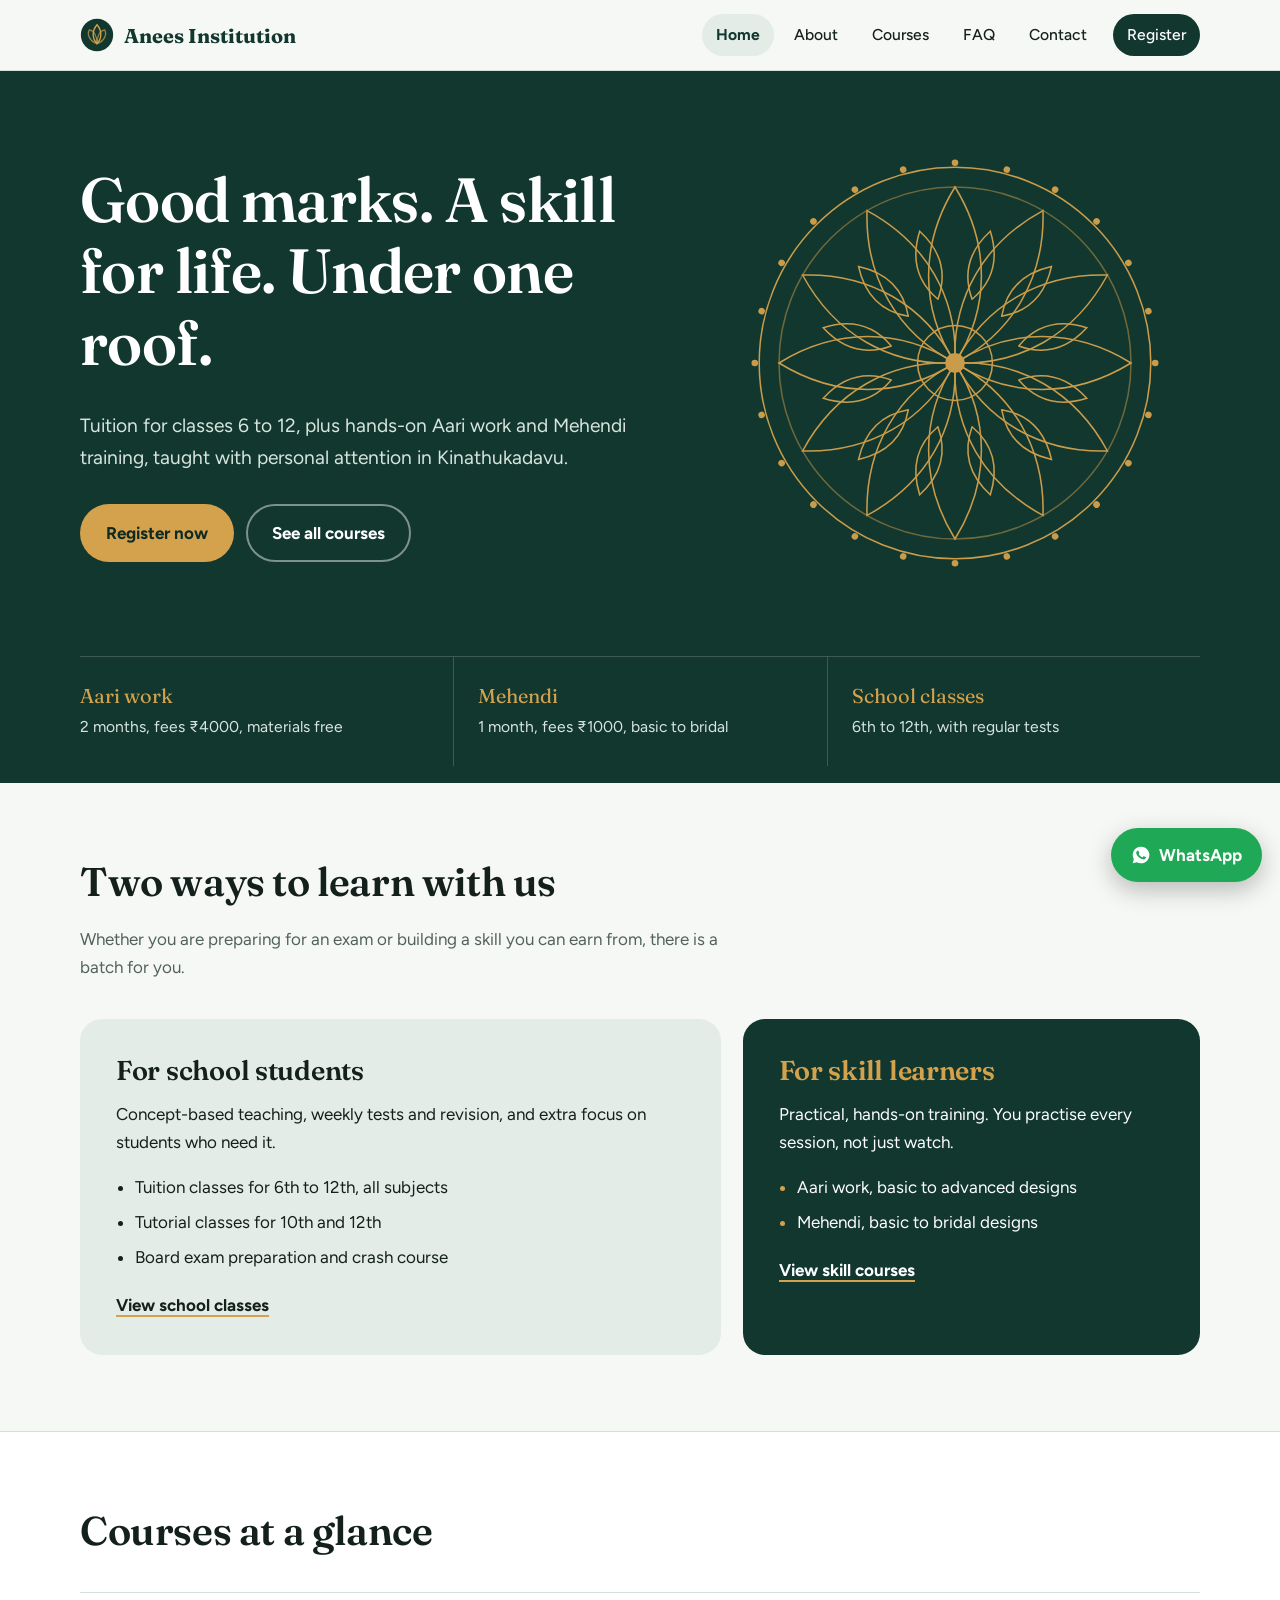
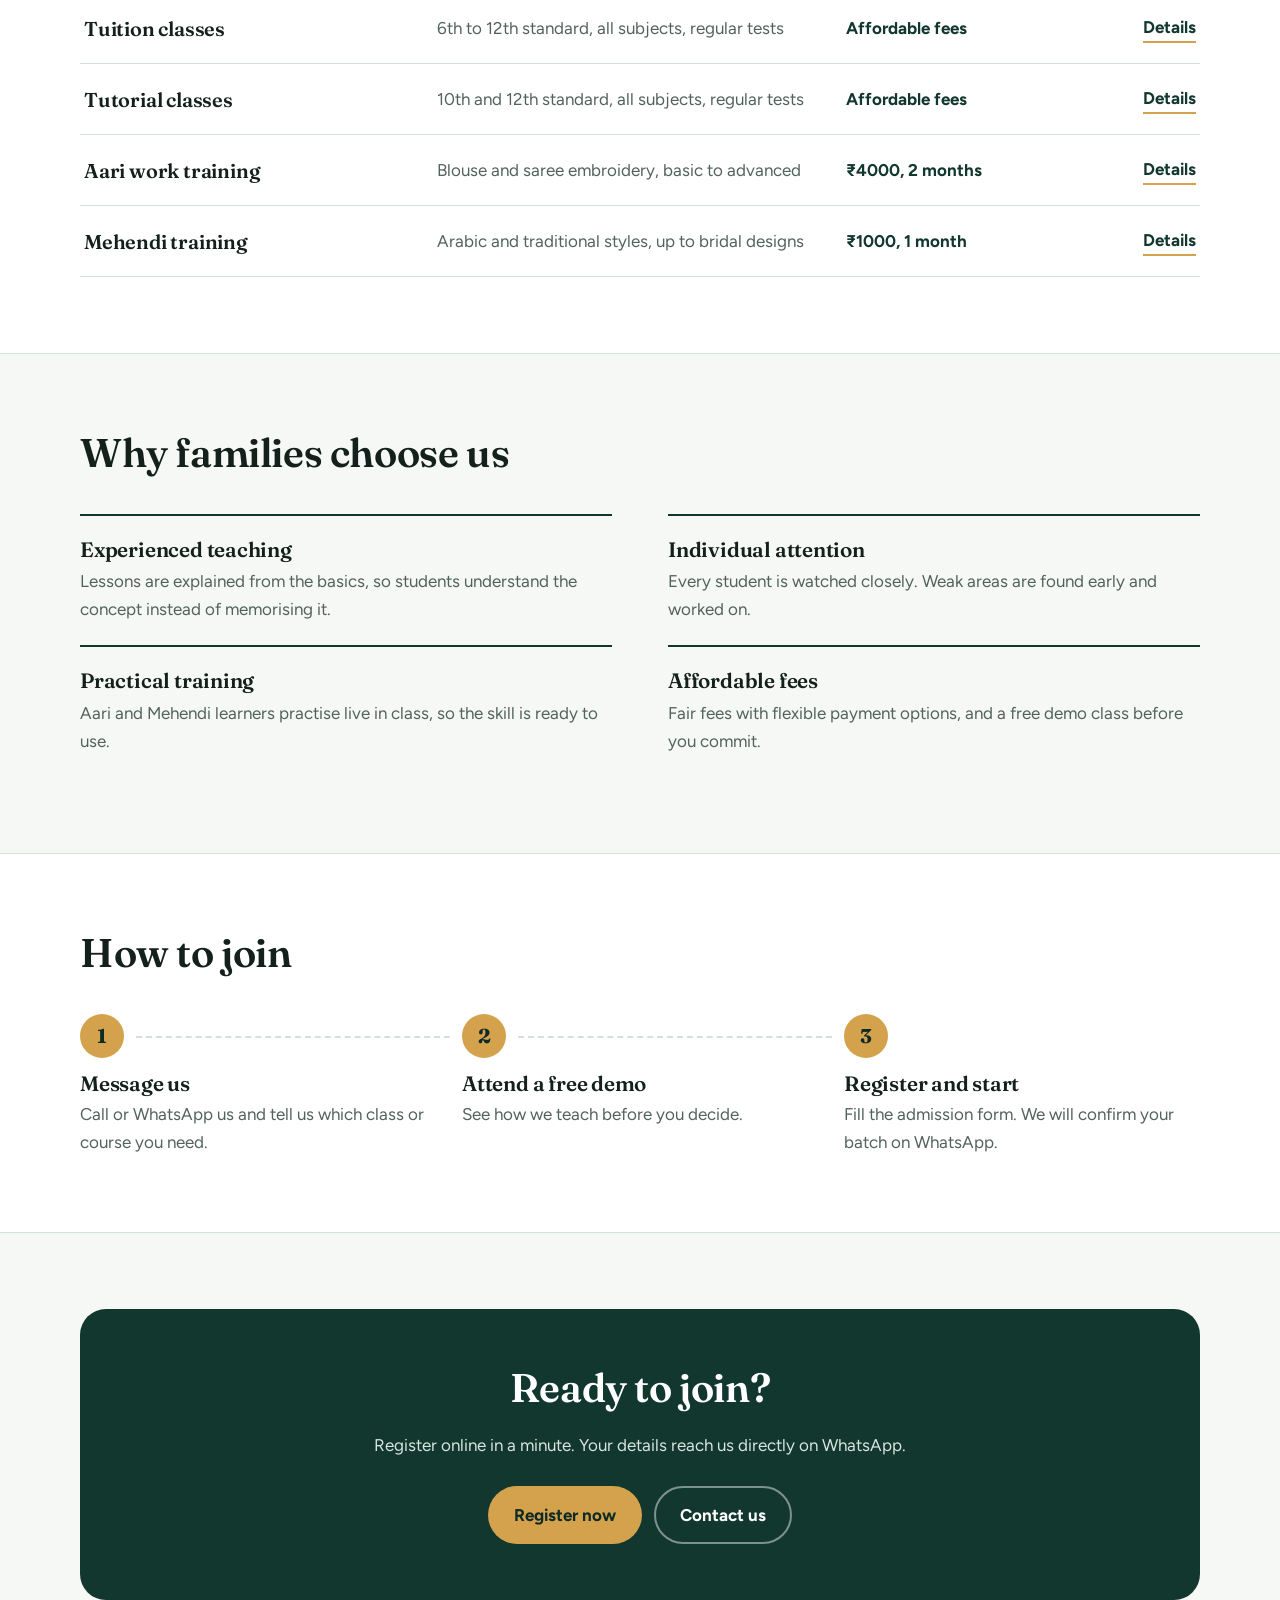
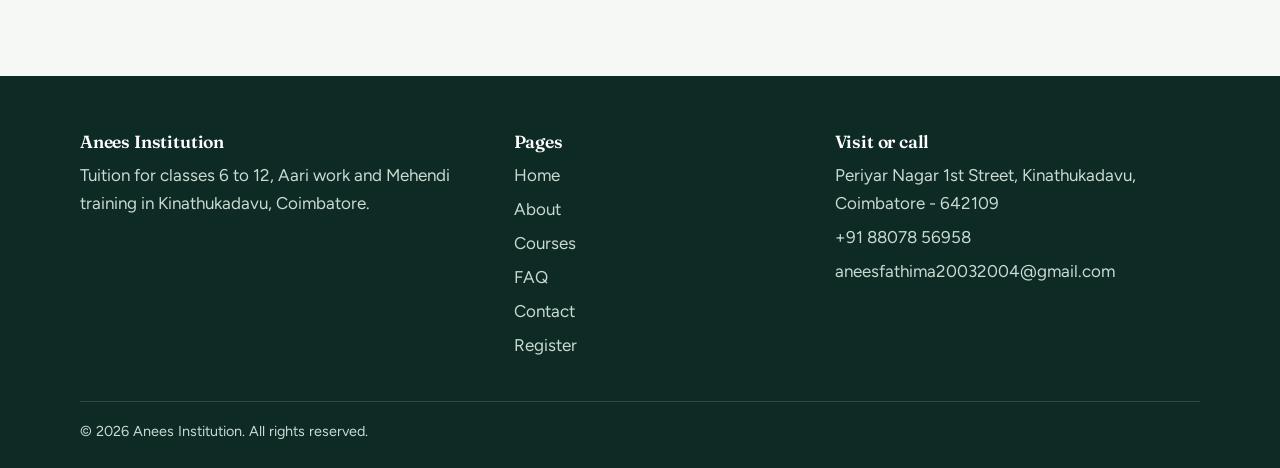
<file: index.html>
<!DOCTYPE html>
<html lang="en">
<head>
<meta charset="utf-8">
<meta name="viewport" content="width=device-width, initial-scale=1">
<meta name="google-site-verification" content="dAVDDjNUlX_9cyvoE0Rs2m3gtKHo1G7jdCm_Z7FP99c">
<title>Best Tuition, Aari Work &amp; Mehendi Classes in Kinathukadavu | Anees Institution</title>
<meta name="description" content="Best Tuition, Aari Work and Mehendi classes in Kinathukadavu. 6th to 12th coaching, embroidery training and bridal mehendi classes available.">
<meta name="keywords" content="Tuition in Kinathukadavu, Anees Institution, Mehendi classes Kinathukadavu, Aari work training, 10th 12th tuition, tutorial center, embroidery classes, coaching center near me">
<meta name="author" content="Anees Institution">
<meta name="robots" content="index, follow">
<meta name="theme-color" content="#12372F">
<meta property="og:type" content="website">
<meta property="og:title" content="Best Tuition, Aari Work &amp; Mehendi Classes in Kinathukadavu | Anees Institution">
<meta property="og:description" content="Best Tuition, Aari Work and Mehendi classes in Kinathukadavu. 6th to 12th coaching, embroidery training and bridal mehendi classes available.">
<meta property="og:locale" content="en_IN">
<link rel="preconnect" href="https://fonts.googleapis.com">
<link rel="preconnect" href="https://fonts.gstatic.com" crossorigin>
<link href="https://fonts.googleapis.com/css2?family=Figtree:wght@400;500;600;700&family=Fraunces:opsz,wght@9..144,500;9..144,600;9..144,700&display=swap" rel="stylesheet">
<link rel="stylesheet" href="assets/style.css">
<script type="application/ld+json">
{"@context":"https://schema.org","@type":"EducationalOrganization","name":"Anees Institution","description":"Tuition for classes 6 to 12, Aari work and Mehendi training in Kinathukadavu, Coimbatore.","telephone":"+91 88078 56958","email":"aneesfathima20032004@gmail.com","address":{"@type":"PostalAddress","streetAddress":"Periyar Nagar 1st Street","addressLocality":"Kinathukadavu","addressRegion":"Tamil Nadu","postalCode":"642109","addressCountry":"IN"}}
</script>
</head>
<body>
<a class="skip" href="#main">Skip to content</a>
<header class="site-header"><div class="wrap bar">
<a class="brand" href="index.html"><svg viewBox="0 0 40 40" aria-hidden="true"><circle cx="20" cy="20" r="19" fill="#12372F"/><g fill="none" stroke="#D4A24C" stroke-width="1.6" stroke-linecap="round"><path d="M20 30C14 24 14 15 20 8C26 15 26 24 20 30Z"/><path d="M20 30C11 27 8 19 11 14C17 15 20 22 20 30Z" opacity=".7"/><path d="M20 30C29 27 32 19 29 14C23 15 20 22 20 30Z" opacity=".7"/></g></svg><span>Anees Institution</span></a>
<button class="menu-btn" aria-expanded="false" aria-controls="nav">Menu</button>
<nav class="nav" id="nav" aria-label="Main">
<a href="index.html" aria-current="page">Home</a><a href="about.html">About</a><a href="services.html">Courses</a><a href="faq.html">FAQ</a><a href="contactus.html">Contact</a>
<a class="nav-cta" href="register.html">Register</a>
</nav></div></header>
<main id="main">

<div class="hero">
<div class="wrap hero-grid">
<div>
<h1>Good marks. A skill for life. Under one roof.</h1>
<p class="lead">Tuition for classes 6 to 12, plus hands-on Aari work and Mehendi training, taught with personal attention in Kinathukadavu.</p>
<div class="hero-actions">
<a class="btn btn-gold" href="register.html">Register now</a>
<a class="btn btn-line" href="services.html">See all courses</a>
</div>
</div>
<svg class="mandala" viewBox="0 0 400 400" role="img" aria-label="Decorative mehendi and aari inspired pattern">
<defs>
<path id="pt" class="st draw" pathLength="1" d="M200 200C168 150 168 92 200 40C232 92 232 150 200 200Z"/>
<path id="ps" class="st draw" pathLength="1" d="M200 140C186 120 186 98 200 76C214 98 214 120 200 140Z"/>
</defs>
<circle class="st draw" pathLength="1" cx="200" cy="200" r="178"/>
<circle class="st draw" pathLength="1" cx="200" cy="200" r="160" opacity=".5"/>
<circle cx="200" cy="18" r="3" fill="#D4A24C" transform="rotate(0 200 200)"/><circle cx="200" cy="18" r="3" fill="#D4A24C" transform="rotate(15 200 200)"/><circle cx="200" cy="18" r="3" fill="#D4A24C" transform="rotate(30 200 200)"/><circle cx="200" cy="18" r="3" fill="#D4A24C" transform="rotate(45 200 200)"/><circle cx="200" cy="18" r="3" fill="#D4A24C" transform="rotate(60 200 200)"/><circle cx="200" cy="18" r="3" fill="#D4A24C" transform="rotate(75 200 200)"/><circle cx="200" cy="18" r="3" fill="#D4A24C" transform="rotate(90 200 200)"/><circle cx="200" cy="18" r="3" fill="#D4A24C" transform="rotate(105 200 200)"/><circle cx="200" cy="18" r="3" fill="#D4A24C" transform="rotate(120 200 200)"/><circle cx="200" cy="18" r="3" fill="#D4A24C" transform="rotate(135 200 200)"/><circle cx="200" cy="18" r="3" fill="#D4A24C" transform="rotate(150 200 200)"/><circle cx="200" cy="18" r="3" fill="#D4A24C" transform="rotate(165 200 200)"/><circle cx="200" cy="18" r="3" fill="#D4A24C" transform="rotate(180 200 200)"/><circle cx="200" cy="18" r="3" fill="#D4A24C" transform="rotate(195 200 200)"/><circle cx="200" cy="18" r="3" fill="#D4A24C" transform="rotate(210 200 200)"/><circle cx="200" cy="18" r="3" fill="#D4A24C" transform="rotate(225 200 200)"/><circle cx="200" cy="18" r="3" fill="#D4A24C" transform="rotate(240 200 200)"/><circle cx="200" cy="18" r="3" fill="#D4A24C" transform="rotate(255 200 200)"/><circle cx="200" cy="18" r="3" fill="#D4A24C" transform="rotate(270 200 200)"/><circle cx="200" cy="18" r="3" fill="#D4A24C" transform="rotate(285 200 200)"/><circle cx="200" cy="18" r="3" fill="#D4A24C" transform="rotate(300 200 200)"/><circle cx="200" cy="18" r="3" fill="#D4A24C" transform="rotate(315 200 200)"/><circle cx="200" cy="18" r="3" fill="#D4A24C" transform="rotate(330 200 200)"/><circle cx="200" cy="18" r="3" fill="#D4A24C" transform="rotate(345 200 200)"/>
<use href="#pt" transform="rotate(0 200 200)"/><use href="#pt" transform="rotate(30 200 200)"/><use href="#pt" transform="rotate(60 200 200)"/><use href="#pt" transform="rotate(90 200 200)"/><use href="#pt" transform="rotate(120 200 200)"/><use href="#pt" transform="rotate(150 200 200)"/><use href="#pt" transform="rotate(180 200 200)"/><use href="#pt" transform="rotate(210 200 200)"/><use href="#pt" transform="rotate(240 200 200)"/><use href="#pt" transform="rotate(270 200 200)"/><use href="#pt" transform="rotate(300 200 200)"/><use href="#pt" transform="rotate(330 200 200)"/><use href="#ps" transform="rotate(15 200 200)"/><use href="#ps" transform="rotate(45 200 200)"/><use href="#ps" transform="rotate(75 200 200)"/><use href="#ps" transform="rotate(105 200 200)"/><use href="#ps" transform="rotate(135 200 200)"/><use href="#ps" transform="rotate(165 200 200)"/><use href="#ps" transform="rotate(195 200 200)"/><use href="#ps" transform="rotate(225 200 200)"/><use href="#ps" transform="rotate(255 200 200)"/><use href="#ps" transform="rotate(285 200 200)"/><use href="#ps" transform="rotate(315 200 200)"/><use href="#ps" transform="rotate(345 200 200)"/>
<circle class="st draw" pathLength="1" cx="200" cy="200" r="34"/>
<circle cx="200" cy="200" r="9" fill="#D4A24C"/>
</svg>
</div>
<div class="wrap"><dl class="facts">
<div><dt>Aari work</dt><dd>2 months, fees &#8377;4000, materials free</dd></div>
<div><dt>Mehendi</dt><dd>1 month, fees &#8377;1000, basic to bridal</dd></div>
<div><dt>School classes</dt><dd>6th to 12th, with regular tests</dd></div>
</dl></div>
</div>

<section>
<div class="wrap">
<div class="head"><h2>Two ways to learn with us</h2>
<p>Whether you are preparing for an exam or building a skill you can earn from, there is a batch for you.</p></div>
<div class="tracks">
<div class="track school">
<h3>For school students</h3>
<p>Concept-based teaching, weekly tests and revision, and extra focus on students who need it.</p>
<ul><li>Tuition classes for 6th to 12th, all subjects</li><li>Tutorial classes for 10th and 12th</li><li>Board exam preparation and crash course</li></ul>
<a class="more" href="services.html#school">View school classes</a>
</div>
<div class="track craft">
<h3>For skill learners</h3>
<p>Practical, hands-on training. You practise every session, not just watch.</p>
<ul><li>Aari work, basic to advanced designs</li><li>Mehendi, basic to bridal designs</li></ul>
<a class="more" href="services.html#aari">View skill courses</a>
</div>
</div>
</div>
</section>

<section class="alt">
<div class="wrap">
<div class="head"><h2>Courses at a glance</h2></div>
<div class="rows">
<div class="row"><h3>Tuition classes</h3><span class="who">6th to 12th standard, all subjects, regular tests</span><span class="tag">Affordable fees</span><a href="services.html#school">Details</a></div>
<div class="row"><h3>Tutorial classes</h3><span class="who">10th and 12th standard, all subjects, regular tests</span><span class="tag">Affordable fees</span><a href="services.html#special">Details</a></div>
<div class="row"><h3>Aari work training</h3><span class="who">Blouse and saree embroidery, basic to advanced</span><span class="tag">&#8377;4000, 2 months</span><a href="services.html#aari">Details</a></div>
<div class="row"><h3>Mehendi training</h3><span class="who">Arabic and traditional styles, up to bridal designs</span><span class="tag">&#8377;1000, 1 month</span><a href="services.html#mehendi">Details</a></div>
</div>
</div>
</section>

<section>
<div class="wrap">
<div class="head"><h2>Why families choose us</h2></div>
<div class="why">
<div><h3>Experienced teaching</h3><p>Lessons are explained from the basics, so students understand the concept instead of memorising it.</p></div>
<div><h3>Individual attention</h3><p>Every student is watched closely. Weak areas are found early and worked on.</p></div>
<div><h3>Practical training</h3><p>Aari and Mehendi learners practise live in class, so the skill is ready to use.</p></div>
<div><h3>Affordable fees</h3><p>Fair fees with flexible payment options, and a free demo class before you commit.</p></div>
</div>
</div>
</section>

<section class="alt">
<div class="wrap">
<div class="head"><h2>How to join</h2></div>
<ol class="steps">
<li><h3>Message us</h3><p>Call or WhatsApp us and tell us which class or course you need.</p></li>
<li><h3>Attend a free demo</h3><p>See how we teach before you decide.</p></li>
<li><h3>Register and start</h3><p>Fill the admission form. We will confirm your batch on WhatsApp.</p></li>
</ol>
</div>
</section>

<section>
<div class="wrap">
<div class="cta">
<h2>Ready to join?</h2>
<p>Register online in a minute. Your details reach us directly on WhatsApp.</p>
<div class="hero-actions"><a class="btn btn-gold" href="register.html">Register now</a><a class="btn btn-line" href="contactus.html">Contact us</a></div>
</div>
</div>
</section>
</main>
<footer class="site-footer"><div class="wrap">
<div class="foot">
<div><h3>Anees Institution</h3><p>Tuition for classes 6 to 12, Aari work and Mehendi training in Kinathukadavu, Coimbatore.</p></div>
<div><h3>Pages</h3><ul>
<li><a href="index.html">Home</a></li><li><a href="about.html">About</a></li><li><a href="services.html">Courses</a></li><li><a href="faq.html">FAQ</a></li><li><a href="contactus.html">Contact</a></li><li><a href="register.html">Register</a></li></ul></div>
<div><h3>Visit or call</h3><ul>
<li>Periyar Nagar 1st Street, Kinathukadavu, Coimbatore - 642109</li>
<li><a href="tel:+918807856958">+91 88078 56958</a></li>
<li><a href="mailto:aneesfathima20032004@gmail.com">aneesfathima20032004@gmail.com</a></li></ul></div>
</div>
<div class="copy">&copy; <span data-year>2026</span> Anees Institution. All rights reserved.</div>
</div></footer>
<a class="wa-float" href="https://wa.me/918807856958?text=Hello%2C%20I%20want%20to%20know%20about%20the%20courses." target="_blank" rel="noopener" aria-label="Chat on WhatsApp">
<svg width="20" height="20" viewBox="0 0 24 24" fill="currentColor" aria-hidden="true"><path d="M12 2a10 10 0 0 0-8.6 15L2 22l5.1-1.3A10 10 0 1 0 12 2Zm5.2 14.1c-.2.6-1.3 1.2-1.8 1.2-.5.1-1 .2-3.3-.7-2.8-1.2-4.6-4-4.7-4.2-.1-.2-1.1-1.5-1.1-2.8s.7-2 1-2.3c.2-.3.5-.3.7-.3h.5c.2 0 .4 0 .6.5l.8 1.9c.1.2.1.4 0 .5l-.4.6c-.1.2-.3.3-.1.6.2.3.8 1.300 1.700 2.100 1.200 1 2.100 1.400 2.400 1.500.3.1.5.1.6-.1l.9-1.100c.2-.3.4-.2.6-.1l1.800.9c.3.1.4.2.5.3.1.2.1.8-.1 1.400Z"/></svg>WhatsApp</a>
<script src="assets/main.js"></script>
</body>
</html>
</file>
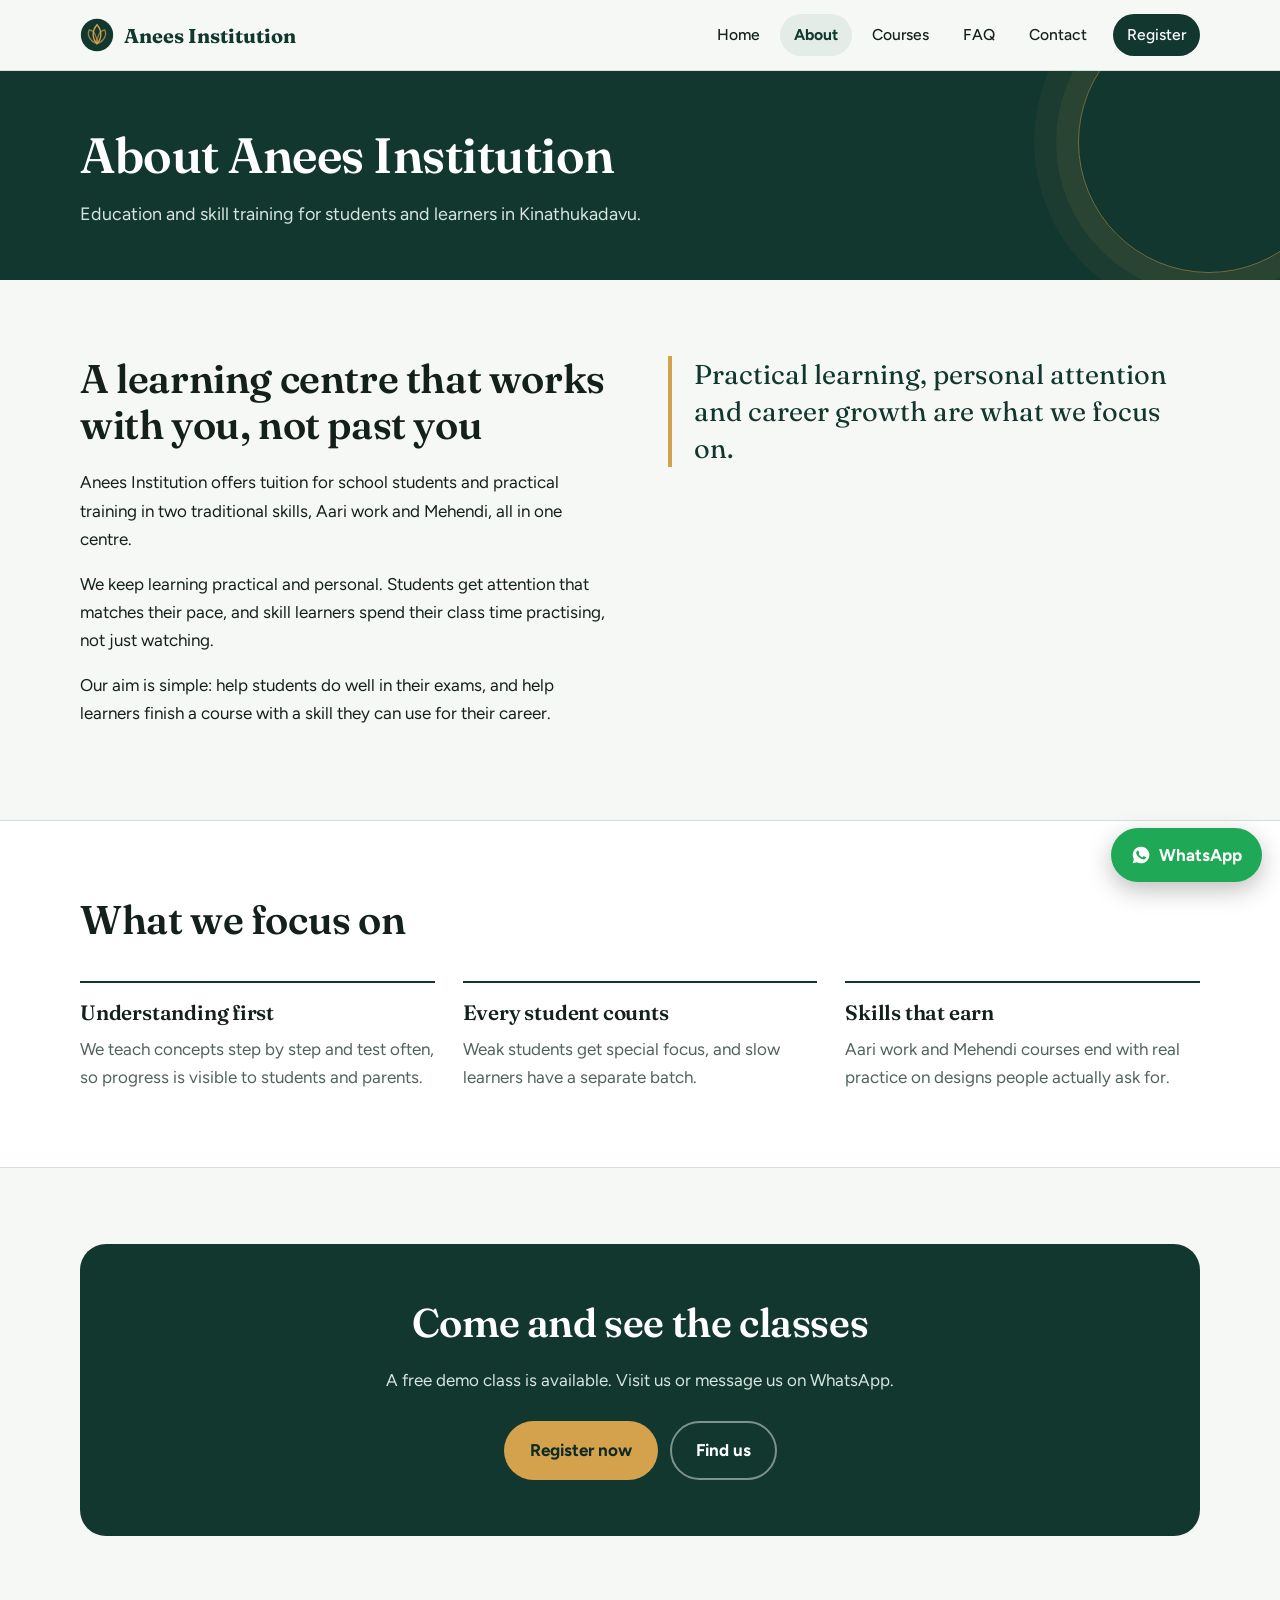
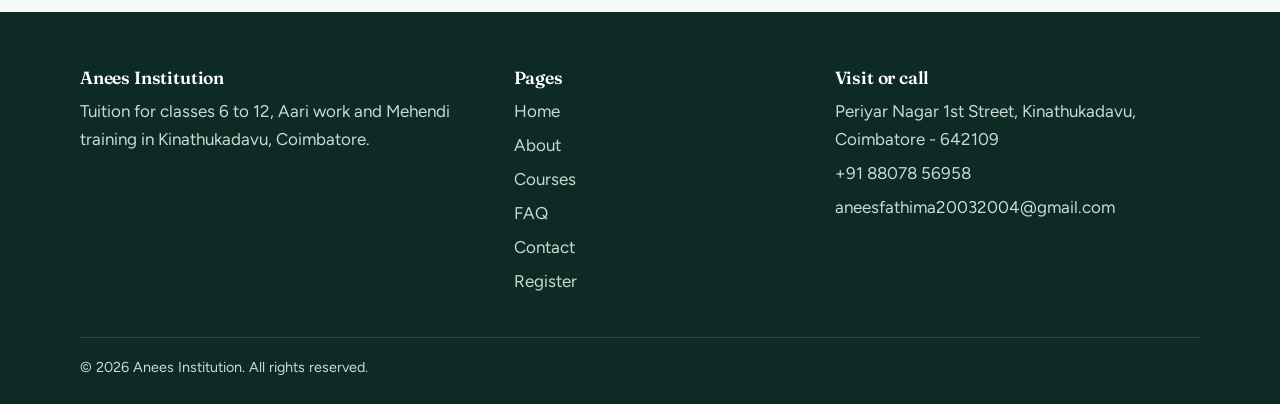
<file: about.html>
<!DOCTYPE html>
<html lang="en">
<head>
<meta charset="utf-8">
<meta name="viewport" content="width=device-width, initial-scale=1">
<meta name="google-site-verification" content="dAVDDjNUlX_9cyvoE0Rs2m3gtKHo1G7jdCm_Z7FP99c">
<title>About Anees Institution | Tuition and Skill Training in Kinathukadavu</title>
<meta name="description" content="Learn about Anees Institution in Kinathukadavu: quality tuition for classes 6 to 12 and practical Aari work and Mehendi training.">
<meta name="keywords" content="Tuition in Kinathukadavu, Anees Institution, Mehendi classes Kinathukadavu, Aari work training, 10th 12th tuition, tutorial center, embroidery classes, coaching center near me">
<meta name="author" content="Anees Institution">
<meta name="robots" content="index, follow">
<meta name="theme-color" content="#12372F">
<meta property="og:type" content="website">
<meta property="og:title" content="About Anees Institution | Tuition and Skill Training in Kinathukadavu">
<meta property="og:description" content="Learn about Anees Institution in Kinathukadavu: quality tuition for classes 6 to 12 and practical Aari work and Mehendi training.">
<meta property="og:locale" content="en_IN">
<link rel="preconnect" href="https://fonts.googleapis.com">
<link rel="preconnect" href="https://fonts.gstatic.com" crossorigin>
<link href="https://fonts.googleapis.com/css2?family=Figtree:wght@400;500;600;700&family=Fraunces:opsz,wght@9..144,500;9..144,600;9..144,700&display=swap" rel="stylesheet">
<link rel="stylesheet" href="assets/style.css">

</head>
<body>
<a class="skip" href="#main">Skip to content</a>
<header class="site-header"><div class="wrap bar">
<a class="brand" href="index.html"><svg viewBox="0 0 40 40" aria-hidden="true"><circle cx="20" cy="20" r="19" fill="#12372F"/><g fill="none" stroke="#D4A24C" stroke-width="1.6" stroke-linecap="round"><path d="M20 30C14 24 14 15 20 8C26 15 26 24 20 30Z"/><path d="M20 30C11 27 8 19 11 14C17 15 20 22 20 30Z" opacity=".7"/><path d="M20 30C29 27 32 19 29 14C23 15 20 22 20 30Z" opacity=".7"/></g></svg><span>Anees Institution</span></a>
<button class="menu-btn" aria-expanded="false" aria-controls="nav">Menu</button>
<nav class="nav" id="nav" aria-label="Main">
<a href="index.html">Home</a><a href="about.html" aria-current="page">About</a><a href="services.html">Courses</a><a href="faq.html">FAQ</a><a href="contactus.html">Contact</a>
<a class="nav-cta" href="register.html">Register</a>
</nav></div></header>
<main id="main">

<div class="page-hero"><div class="wrap"><h1>About Anees Institution</h1><p>Education and skill training for students and learners in Kinathukadavu.</p></div></div>

<section>
<div class="wrap split">
<div>
<h2>A learning centre that works with you, not past you</h2>
<p>Anees Institution offers tuition for school students and practical training in two traditional skills, Aari work and Mehendi, all in one centre.</p>
<p>We keep learning practical and personal. Students get attention that matches their pace, and skill learners spend their class time practising, not just watching.</p>
<p>Our aim is simple: help students do well in their exams, and help learners finish a course with a skill they can use for their career.</p>
</div>
<p class="pull">Practical learning, personal attention and career growth are what we focus on.</p>
</div>
</section>

<section class="alt">
<div class="wrap">
<div class="head"><h2>What we focus on</h2></div>
<div class="values">
<div><h3>Understanding first</h3><p>We teach concepts step by step and test often, so progress is visible to students and parents.</p></div>
<div><h3>Every student counts</h3><p>Weak students get special focus, and slow learners have a separate batch.</p></div>
<div><h3>Skills that earn</h3><p>Aari work and Mehendi courses end with real practice on designs people actually ask for.</p></div>
</div>
</div>
</section>

<section>
<div class="wrap">
<div class="cta">
<h2>Come and see the classes</h2>
<p>A free demo class is available. Visit us or message us on WhatsApp.</p>
<div class="hero-actions"><a class="btn btn-gold" href="register.html">Register now</a><a class="btn btn-line" href="contactus.html">Find us</a></div>
</div>
</div>
</section>
</main>
<footer class="site-footer"><div class="wrap">
<div class="foot">
<div><h3>Anees Institution</h3><p>Tuition for classes 6 to 12, Aari work and Mehendi training in Kinathukadavu, Coimbatore.</p></div>
<div><h3>Pages</h3><ul>
<li><a href="index.html">Home</a></li><li><a href="about.html">About</a></li><li><a href="services.html">Courses</a></li><li><a href="faq.html">FAQ</a></li><li><a href="contactus.html">Contact</a></li><li><a href="register.html">Register</a></li></ul></div>
<div><h3>Visit or call</h3><ul>
<li>Periyar Nagar 1st Street, Kinathukadavu, Coimbatore - 642109</li>
<li><a href="tel:+918807856958">+91 88078 56958</a></li>
<li><a href="mailto:aneesfathima20032004@gmail.com">aneesfathima20032004@gmail.com</a></li></ul></div>
</div>
<div class="copy">&copy; <span data-year>2026</span> Anees Institution. All rights reserved.</div>
</div></footer>
<a class="wa-float" href="https://wa.me/918807856958?text=Hello%2C%20I%20want%20to%20know%20about%20the%20courses." target="_blank" rel="noopener" aria-label="Chat on WhatsApp">
<svg width="20" height="20" viewBox="0 0 24 24" fill="currentColor" aria-hidden="true"><path d="M12 2a10 10 0 0 0-8.6 15L2 22l5.1-1.3A10 10 0 1 0 12 2Zm5.2 14.1c-.2.6-1.3 1.2-1.8 1.2-.5.1-1 .2-3.3-.7-2.8-1.2-4.6-4-4.7-4.2-.1-.2-1.1-1.5-1.1-2.8s.7-2 1-2.3c.2-.3.5-.3.7-.3h.5c.2 0 .4 0 .6.5l.8 1.9c.1.2.1.4 0 .5l-.4.6c-.1.2-.3.3-.1.6.2.3.8 1.300 1.700 2.100 1.200 1 2.100 1.400 2.400 1.500.3.1.5.1.6-.1l.9-1.100c.2-.3.4-.2.6-.1l1.800.9c.3.1.4.2.5.3.1.2.1.8-.1 1.400Z"/></svg>WhatsApp</a>
<script src="assets/main.js"></script>
</body>
</html>
</file>
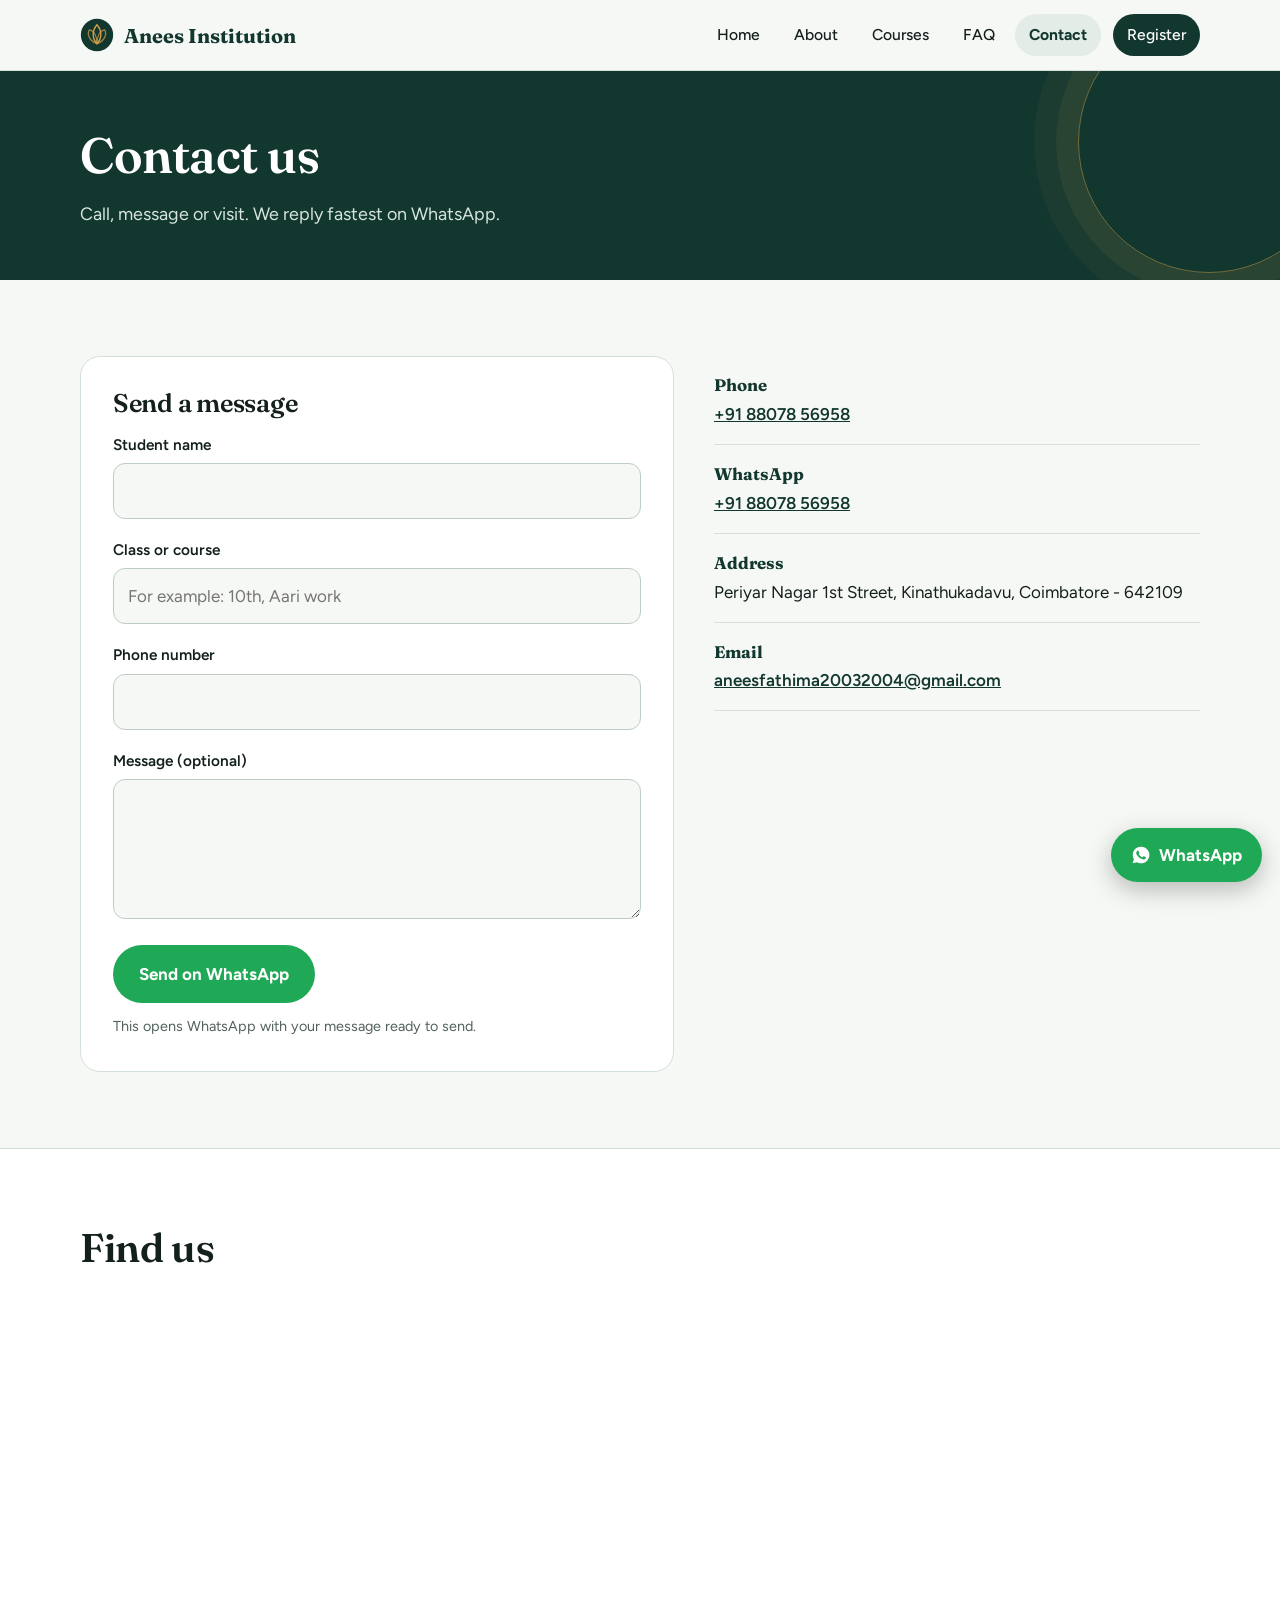
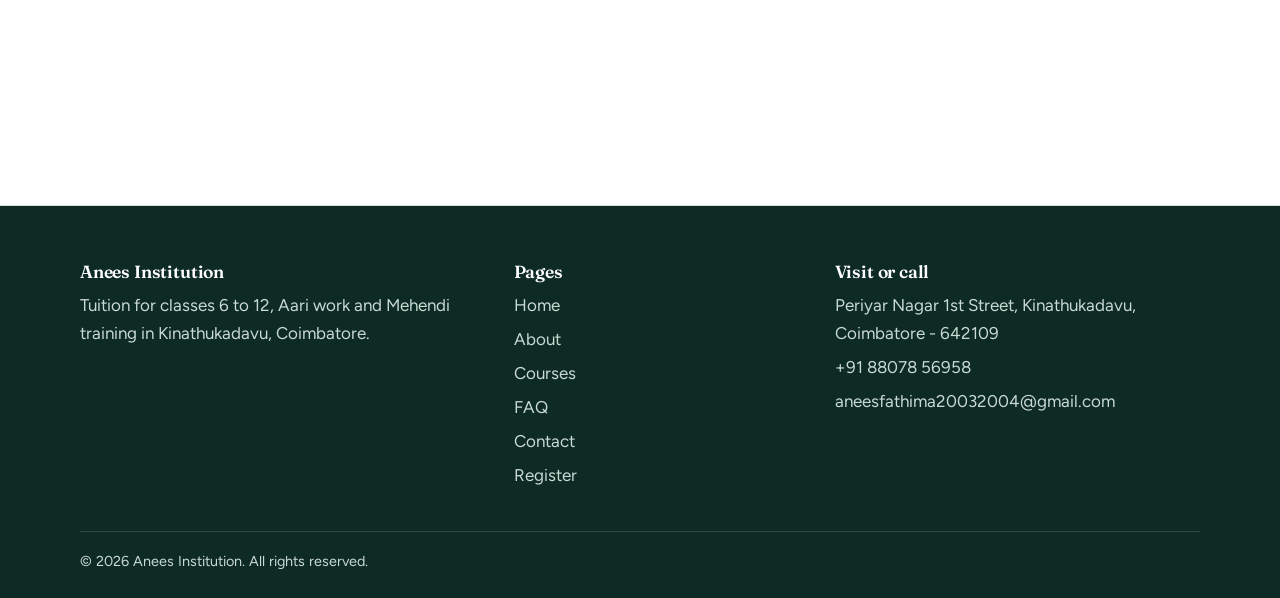
<file: contactus.html>
<!DOCTYPE html>
<html lang="en">
<head>
<meta charset="utf-8">
<meta name="viewport" content="width=device-width, initial-scale=1">
<meta name="google-site-verification" content="dAVDDjNUlX_9cyvoE0Rs2m3gtKHo1G7jdCm_Z7FP99c">
<title>Contact Us | Anees Institution, Kinathukadavu</title>
<meta name="description" content="Call, WhatsApp or visit Anees Institution in Periyar Nagar, Kinathukadavu, Coimbatore for tuition, Aari work and Mehendi classes.">
<meta name="keywords" content="Tuition in Kinathukadavu, Anees Institution, Mehendi classes Kinathukadavu, Aari work training, 10th 12th tuition, tutorial center, embroidery classes, coaching center near me">
<meta name="author" content="Anees Institution">
<meta name="robots" content="index, follow">
<meta name="theme-color" content="#12372F">
<meta property="og:type" content="website">
<meta property="og:title" content="Contact Us | Anees Institution, Kinathukadavu">
<meta property="og:description" content="Call, WhatsApp or visit Anees Institution in Periyar Nagar, Kinathukadavu, Coimbatore for tuition, Aari work and Mehendi classes.">
<meta property="og:locale" content="en_IN">
<link rel="preconnect" href="https://fonts.googleapis.com">
<link rel="preconnect" href="https://fonts.gstatic.com" crossorigin>
<link href="https://fonts.googleapis.com/css2?family=Figtree:wght@400;500;600;700&family=Fraunces:opsz,wght@9..144,500;9..144,600;9..144,700&display=swap" rel="stylesheet">
<link rel="stylesheet" href="assets/style.css">

</head>
<body>
<a class="skip" href="#main">Skip to content</a>
<header class="site-header"><div class="wrap bar">
<a class="brand" href="index.html"><svg viewBox="0 0 40 40" aria-hidden="true"><circle cx="20" cy="20" r="19" fill="#12372F"/><g fill="none" stroke="#D4A24C" stroke-width="1.6" stroke-linecap="round"><path d="M20 30C14 24 14 15 20 8C26 15 26 24 20 30Z"/><path d="M20 30C11 27 8 19 11 14C17 15 20 22 20 30Z" opacity=".7"/><path d="M20 30C29 27 32 19 29 14C23 15 20 22 20 30Z" opacity=".7"/></g></svg><span>Anees Institution</span></a>
<button class="menu-btn" aria-expanded="false" aria-controls="nav">Menu</button>
<nav class="nav" id="nav" aria-label="Main">
<a href="index.html">Home</a><a href="about.html">About</a><a href="services.html">Courses</a><a href="faq.html">FAQ</a><a href="contactus.html" aria-current="page">Contact</a>
<a class="nav-cta" href="register.html">Register</a>
</nav></div></header>
<main id="main">

<div class="page-hero"><div class="wrap"><h1>Contact us</h1><p>Call, message or visit. We reply fastest on WhatsApp.</p></div></div>
<section>
<div class="wrap form-grid">
<div class="card">
<h2 style="font-size:1.6rem">Send a message</h2>
<form data-wa="New enquiry from the website:" novalidate>
<label for="n">Student name</label><input id="n" name="name" data-label="Name" type="text" autocomplete="name" required>
<label for="c">Class or course</label><input id="c" name="class" data-label="Class or course" type="text" placeholder="For example: 10th, Aari work" required>
<label for="p">Phone number</label><input id="p" name="phone" data-label="Phone" type="tel" inputmode="numeric" autocomplete="tel" required>
<div class="err" role="alert"></div>
<label for="m">Message (optional)</label><textarea id="m" name="message" data-label="Message" rows="4"></textarea>
<button class="btn btn-wa" type="submit">Send on WhatsApp</button>
<p class="hint">This opens WhatsApp with your message ready to send.</p>
</form>
</div>
<div>
<ul class="info-list">
<li><b>Phone</b><a href="tel:+918807856958">+91 88078 56958</a></li>
<li><b>WhatsApp</b><a href="https://wa.me/918807856958" target="_blank" rel="noopener">+91 88078 56958</a></li>
<li><b>Address</b>Periyar Nagar 1st Street, Kinathukadavu, Coimbatore - 642109</li>
<li><b>Email</b><a href="mailto:aneesfathima20032004@gmail.com">aneesfathima20032004@gmail.com</a></li>
</ul>
</div>
</div>
</section>
<section class="alt">
<div class="wrap">
<div class="head"><h2>Find us</h2></div>
<iframe class="map" title="Anees Institution location on Google Maps" src="https://www.google.com/maps/embed?pb=!1m18!1m12!1m3!1d3918.8869278410616!2d77.01544027504254!3d10.81996438933149!2m3!1f0!2f0!3f0!3m2!1i1024!2i768!4f13.1!3m3!1m2!1s0x3ba84f0025f7e097%3A0x6d21dba15ca68e8b!2sANEES%20COACHING%20CENTRE!5e0!3m2!1sen!2sin!4v1776531002646!5m2!1sen!2sin" loading="lazy" allowfullscreen referrerpolicy="no-referrer-when-downgrade"></iframe>
</div>
</section>
</main>
<footer class="site-footer"><div class="wrap">
<div class="foot">
<div><h3>Anees Institution</h3><p>Tuition for classes 6 to 12, Aari work and Mehendi training in Kinathukadavu, Coimbatore.</p></div>
<div><h3>Pages</h3><ul>
<li><a href="index.html">Home</a></li><li><a href="about.html">About</a></li><li><a href="services.html">Courses</a></li><li><a href="faq.html">FAQ</a></li><li><a href="contactus.html">Contact</a></li><li><a href="register.html">Register</a></li></ul></div>
<div><h3>Visit or call</h3><ul>
<li>Periyar Nagar 1st Street, Kinathukadavu, Coimbatore - 642109</li>
<li><a href="tel:+918807856958">+91 88078 56958</a></li>
<li><a href="mailto:aneesfathima20032004@gmail.com">aneesfathima20032004@gmail.com</a></li></ul></div>
</div>
<div class="copy">&copy; <span data-year>2026</span> Anees Institution. All rights reserved.</div>
</div></footer>
<a class="wa-float" href="https://wa.me/918807856958?text=Hello%2C%20I%20want%20to%20know%20about%20the%20courses." target="_blank" rel="noopener" aria-label="Chat on WhatsApp">
<svg width="20" height="20" viewBox="0 0 24 24" fill="currentColor" aria-hidden="true"><path d="M12 2a10 10 0 0 0-8.6 15L2 22l5.1-1.3A10 10 0 1 0 12 2Zm5.2 14.1c-.2.6-1.3 1.2-1.8 1.2-.5.1-1 .2-3.3-.7-2.8-1.2-4.6-4-4.7-4.2-.1-.2-1.1-1.5-1.1-2.8s.7-2 1-2.3c.2-.3.5-.3.7-.3h.5c.2 0 .4 0 .6.5l.8 1.9c.1.2.1.4 0 .5l-.4.6c-.1.2-.3.3-.1.6.2.3.8 1.300 1.700 2.100 1.200 1 2.100 1.400 2.400 1.500.3.1.5.1.6-.1l.9-1.100c.2-.3.4-.2.6-.1l1.800.9c.3.1.4.2.5.3.1.2.1.8-.1 1.400Z"/></svg>WhatsApp</a>
<script src="assets/main.js"></script>
</body>
</html>
</file>
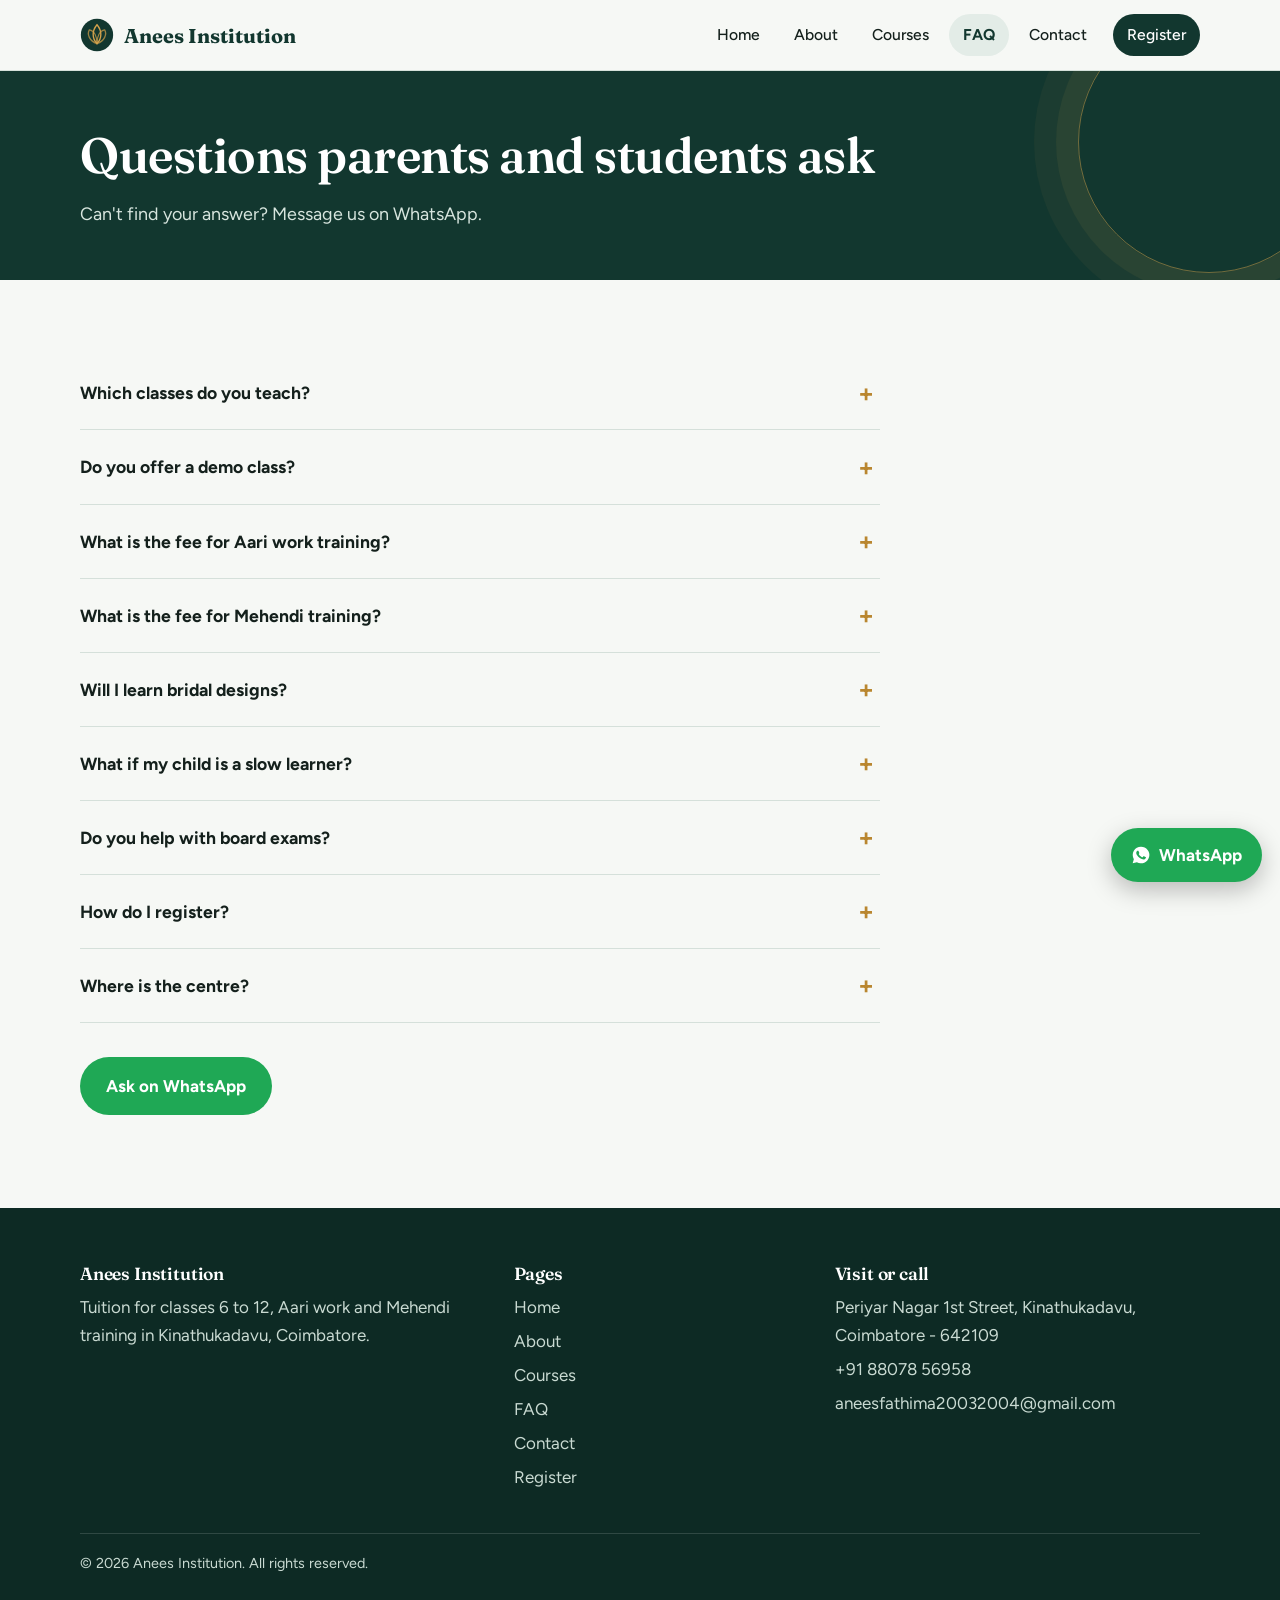
<file: faq.html>
<!DOCTYPE html>
<html lang="en">
<head>
<meta charset="utf-8">
<meta name="viewport" content="width=device-width, initial-scale=1">
<meta name="google-site-verification" content="dAVDDjNUlX_9cyvoE0Rs2m3gtKHo1G7jdCm_Z7FP99c">
<title>FAQ | Anees Institution, Kinathukadavu</title>
<meta name="description" content="Answers about classes, fees, demo class and registration at Anees Institution, Kinathukadavu.">
<meta name="keywords" content="Tuition in Kinathukadavu, Anees Institution, Mehendi classes Kinathukadavu, Aari work training, 10th 12th tuition, tutorial center, embroidery classes, coaching center near me">
<meta name="author" content="Anees Institution">
<meta name="robots" content="index, follow">
<meta name="theme-color" content="#12372F">
<meta property="og:type" content="website">
<meta property="og:title" content="FAQ | Anees Institution, Kinathukadavu">
<meta property="og:description" content="Answers about classes, fees, demo class and registration at Anees Institution, Kinathukadavu.">
<meta property="og:locale" content="en_IN">
<link rel="preconnect" href="https://fonts.googleapis.com">
<link rel="preconnect" href="https://fonts.gstatic.com" crossorigin>
<link href="https://fonts.googleapis.com/css2?family=Figtree:wght@400;500;600;700&family=Fraunces:opsz,wght@9..144,500;9..144,600;9..144,700&display=swap" rel="stylesheet">
<link rel="stylesheet" href="assets/style.css">

</head>
<body>
<a class="skip" href="#main">Skip to content</a>
<header class="site-header"><div class="wrap bar">
<a class="brand" href="index.html"><svg viewBox="0 0 40 40" aria-hidden="true"><circle cx="20" cy="20" r="19" fill="#12372F"/><g fill="none" stroke="#D4A24C" stroke-width="1.6" stroke-linecap="round"><path d="M20 30C14 24 14 15 20 8C26 15 26 24 20 30Z"/><path d="M20 30C11 27 8 19 11 14C17 15 20 22 20 30Z" opacity=".7"/><path d="M20 30C29 27 32 19 29 14C23 15 20 22 20 30Z" opacity=".7"/></g></svg><span>Anees Institution</span></a>
<button class="menu-btn" aria-expanded="false" aria-controls="nav">Menu</button>
<nav class="nav" id="nav" aria-label="Main">
<a href="index.html">Home</a><a href="about.html">About</a><a href="services.html">Courses</a><a href="faq.html" aria-current="page">FAQ</a><a href="contactus.html">Contact</a>
<a class="nav-cta" href="register.html">Register</a>
</nav></div></header>
<main id="main">

<div class="page-hero"><div class="wrap"><h1>Questions parents and students ask</h1><p>Can't find your answer? Message us on WhatsApp.</p></div></div>
<section><div class="wrap"><div class="faq">
<details><summary>Which classes do you teach?</summary><p>We teach school students from 6th to 12th, with tutorial classes for 10th and 12th. For classes 1 to 5, call or WhatsApp us to ask about batches.</p></details><details><summary>Do you offer a demo class?</summary><p>Yes. A free demo class is available, so you can see how we teach before registering.</p></details><details><summary>What is the fee for Aari work training?</summary><p>The Aari work course is 2 months long. The fee is &#8377;4000 and materials are free.</p></details><details><summary>What is the fee for Mehendi training?</summary><p>The Mehendi course is 1 month long. The fee is &#8377;1000.</p></details><details><summary>Will I learn bridal designs?</summary><p>Yes. The Mehendi course goes from basic patterns to bridal designs, including Arabic and traditional styles.</p></details><details><summary>What if my child is a slow learner?</summary><p>We run a special batch for slow learners and also offer individual coaching, so each student can learn at their own pace.</p></details><details><summary>Do you help with board exams?</summary><p>Yes. We offer board exam preparation for 10th and 12th, including a crash course, daily practice and regular tests.</p></details><details><summary>How do I register?</summary><p>Fill the admission form on the Register page. It opens WhatsApp with your details filled in, and we will reply to confirm your batch. You can also call us on +91 88078 56958.</p></details><details><summary>Where is the centre?</summary><p>We are at Periyar Nagar 1st Street, Kinathukadavu, Coimbatore - 642109. Find the map on the Contact page.</p></details>
</div>
<p style="margin-top:34px"><a class="btn btn-wa" href="https://wa.me/918807856958" target="_blank" rel="noopener">Ask on WhatsApp</a></p>
</div></section>
</main>
<footer class="site-footer"><div class="wrap">
<div class="foot">
<div><h3>Anees Institution</h3><p>Tuition for classes 6 to 12, Aari work and Mehendi training in Kinathukadavu, Coimbatore.</p></div>
<div><h3>Pages</h3><ul>
<li><a href="index.html">Home</a></li><li><a href="about.html">About</a></li><li><a href="services.html">Courses</a></li><li><a href="faq.html">FAQ</a></li><li><a href="contactus.html">Contact</a></li><li><a href="register.html">Register</a></li></ul></div>
<div><h3>Visit or call</h3><ul>
<li>Periyar Nagar 1st Street, Kinathukadavu, Coimbatore - 642109</li>
<li><a href="tel:+918807856958">+91 88078 56958</a></li>
<li><a href="mailto:aneesfathima20032004@gmail.com">aneesfathima20032004@gmail.com</a></li></ul></div>
</div>
<div class="copy">&copy; <span data-year>2026</span> Anees Institution. All rights reserved.</div>
</div></footer>
<a class="wa-float" href="https://wa.me/918807856958?text=Hello%2C%20I%20want%20to%20know%20about%20the%20courses." target="_blank" rel="noopener" aria-label="Chat on WhatsApp">
<svg width="20" height="20" viewBox="0 0 24 24" fill="currentColor" aria-hidden="true"><path d="M12 2a10 10 0 0 0-8.6 15L2 22l5.1-1.3A10 10 0 1 0 12 2Zm5.2 14.1c-.2.6-1.3 1.2-1.8 1.2-.5.1-1 .2-3.3-.7-2.8-1.2-4.6-4-4.7-4.2-.1-.2-1.1-1.5-1.1-2.8s.7-2 1-2.3c.2-.3.5-.3.7-.3h.5c.2 0 .4 0 .6.5l.8 1.9c.1.2.1.4 0 .5l-.4.6c-.1.2-.3.3-.1.6.2.3.8 1.300 1.700 2.100 1.200 1 2.100 1.400 2.400 1.500.3.1.5.1.6-.1l.9-1.100c.2-.3.4-.2.6-.1l1.800.9c.3.1.4.2.5.3.1.2.1.8-.1 1.400Z"/></svg>WhatsApp</a>
<script src="assets/main.js"></script>
</body>
</html>
</file>
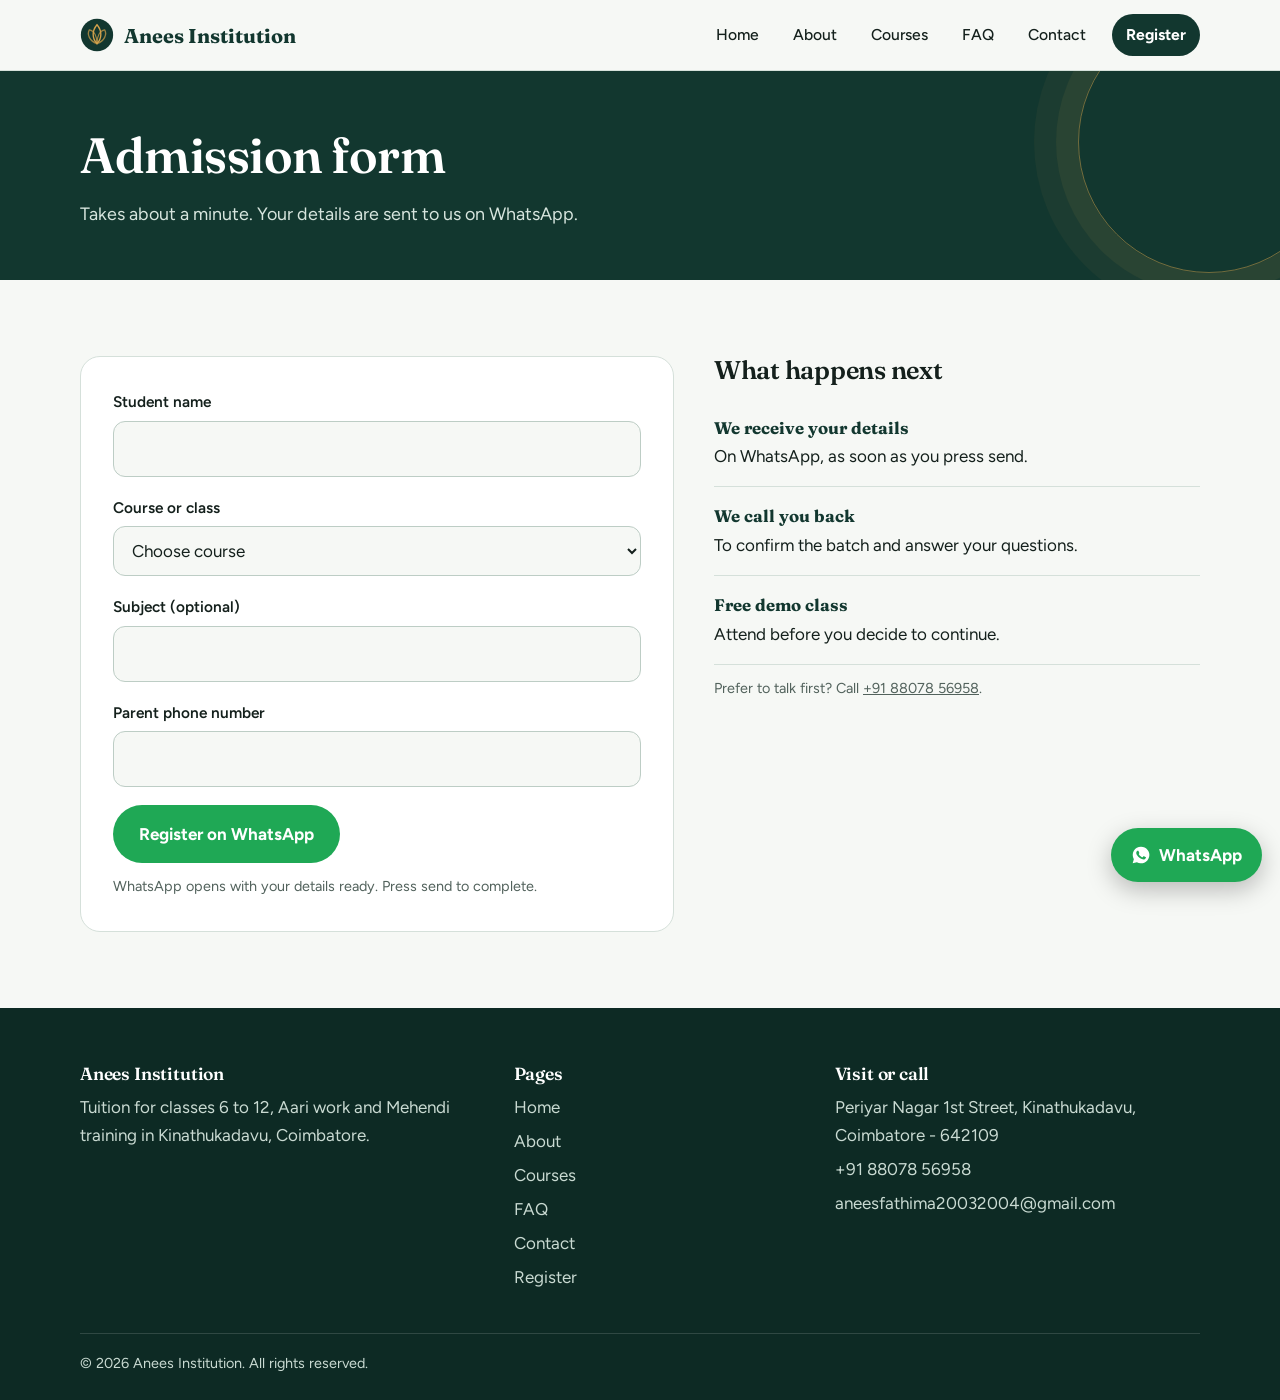
<file: register.html>
<!DOCTYPE html>
<html lang="en">
<head>
<meta charset="utf-8">
<meta name="viewport" content="width=device-width, initial-scale=1">
<meta name="google-site-verification" content="dAVDDjNUlX_9cyvoE0Rs2m3gtKHo1G7jdCm_Z7FP99c">
<title>Register | Admission Form | Anees Institution Kinathukadavu</title>
<meta name="description" content="Register for tuition, Aari work or Mehendi classes at Anees Institution, Kinathukadavu. Fill the admission form and send it on WhatsApp.">
<meta name="keywords" content="Tuition in Kinathukadavu, Anees Institution, Mehendi classes Kinathukadavu, Aari work training, 10th 12th tuition, tutorial center, embroidery classes, coaching center near me">
<meta name="author" content="Anees Institution">
<meta name="robots" content="index, follow">
<meta name="theme-color" content="#12372F">
<meta property="og:type" content="website">
<meta property="og:title" content="Register | Admission Form | Anees Institution Kinathukadavu">
<meta property="og:description" content="Register for tuition, Aari work or Mehendi classes at Anees Institution, Kinathukadavu. Fill the admission form and send it on WhatsApp.">
<meta property="og:locale" content="en_IN">
<link rel="preconnect" href="https://fonts.googleapis.com">
<link rel="preconnect" href="https://fonts.gstatic.com" crossorigin>
<link href="https://fonts.googleapis.com/css2?family=Figtree:wght@400;500;600;700&family=Fraunces:opsz,wght@9..144,500;9..144,600;9..144,700&display=swap" rel="stylesheet">
<link rel="stylesheet" href="assets/style.css">

</head>
<body>
<a class="skip" href="#main">Skip to content</a>
<header class="site-header"><div class="wrap bar">
<a class="brand" href="index.html"><svg viewBox="0 0 40 40" aria-hidden="true"><circle cx="20" cy="20" r="19" fill="#12372F"/><g fill="none" stroke="#D4A24C" stroke-width="1.6" stroke-linecap="round"><path d="M20 30C14 24 14 15 20 8C26 15 26 24 20 30Z"/><path d="M20 30C11 27 8 19 11 14C17 15 20 22 20 30Z" opacity=".7"/><path d="M20 30C29 27 32 19 29 14C23 15 20 22 20 30Z" opacity=".7"/></g></svg><span>Anees Institution</span></a>
<button class="menu-btn" aria-expanded="false" aria-controls="nav">Menu</button>
<nav class="nav" id="nav" aria-label="Main">
<a href="index.html">Home</a><a href="about.html">About</a><a href="services.html">Courses</a><a href="faq.html">FAQ</a><a href="contactus.html">Contact</a>
<a class="nav-cta" href="register.html" aria-current="page">Register</a>
</nav></div></header>
<main id="main">

<div class="page-hero"><div class="wrap"><h1>Admission form</h1><p>Takes about a minute. Your details are sent to us on WhatsApp.</p></div></div>
<section>
<div class="wrap form-grid">
<div class="card">
<form data-wa="New Student Registration:" novalidate>
<label for="n">Student name</label><input id="n" name="name" data-label="Name" type="text" autocomplete="name" required>
<label for="cl">Course or class</label>
<select id="cl" name="class" data-label="Class" required>
<option value="">Choose course</option><option>Aari work</option><option>Mehendi</option><option>1 - 5 th</option><option>6 - 8 th</option><option>9 - 10 th</option><option>11 - 12 th</option><option>Tutorial</option>
</select>
<label for="s">Subject (optional)</label><input id="s" name="subject" data-label="Subject" type="text">
<label for="p">Parent phone number</label><input id="p" name="phone" data-label="Phone" type="tel" inputmode="numeric" autocomplete="tel" required>
<div class="err" role="alert"></div>
<button class="btn btn-wa" type="submit">Register on WhatsApp</button>
<p class="hint">WhatsApp opens with your details ready. Press send to complete.</p>
</form>
</div>
<div>
<h2 style="font-size:1.6rem">What happens next</h2>
<ol class="info-list" style="padding-left:0">
<li><b>We receive your details</b>On WhatsApp, as soon as you press send.</li>
<li><b>We call you back</b>To confirm the batch and answer your questions.</li>
<li><b>Free demo class</b>Attend before you decide to continue.</li>
</ol>
<p class="hint">Prefer to talk first? Call <a href="tel:+918807856958">+91 88078 56958</a>.</p>
</div>
</div>
</section>
</main>
<footer class="site-footer"><div class="wrap">
<div class="foot">
<div><h3>Anees Institution</h3><p>Tuition for classes 6 to 12, Aari work and Mehendi training in Kinathukadavu, Coimbatore.</p></div>
<div><h3>Pages</h3><ul>
<li><a href="index.html">Home</a></li><li><a href="about.html">About</a></li><li><a href="services.html">Courses</a></li><li><a href="faq.html">FAQ</a></li><li><a href="contactus.html">Contact</a></li><li><a href="register.html">Register</a></li></ul></div>
<div><h3>Visit or call</h3><ul>
<li>Periyar Nagar 1st Street, Kinathukadavu, Coimbatore - 642109</li>
<li><a href="tel:+918807856958">+91 88078 56958</a></li>
<li><a href="mailto:aneesfathima20032004@gmail.com">aneesfathima20032004@gmail.com</a></li></ul></div>
</div>
<div class="copy">&copy; <span data-year>2026</span> Anees Institution. All rights reserved.</div>
</div></footer>
<a class="wa-float" href="https://wa.me/918807856958?text=Hello%2C%20I%20want%20to%20know%20about%20the%20courses." target="_blank" rel="noopener" aria-label="Chat on WhatsApp">
<svg width="20" height="20" viewBox="0 0 24 24" fill="currentColor" aria-hidden="true"><path d="M12 2a10 10 0 0 0-8.6 15L2 22l5.1-1.3A10 10 0 1 0 12 2Zm5.2 14.1c-.2.6-1.3 1.2-1.8 1.2-.5.1-1 .2-3.3-.7-2.8-1.2-4.6-4-4.7-4.2-.1-.2-1.1-1.5-1.1-2.8s.7-2 1-2.3c.2-.3.5-.3.7-.3h.5c.2 0 .4 0 .6.5l.8 1.9c.1.2.1.4 0 .5l-.4.6c-.1.2-.3.3-.1.6.2.3.8 1.300 1.700 2.100 1.200 1 2.100 1.400 2.400 1.500.3.1.5.1.6-.1l.9-1.100c.2-.3.4-.2.6-.1l1.800.9c.3.1.4.2.5.3.1.2.1.8-.1 1.400Z"/></svg>WhatsApp</a>
<script src="assets/main.js"></script>
</body>
</html>
</file>
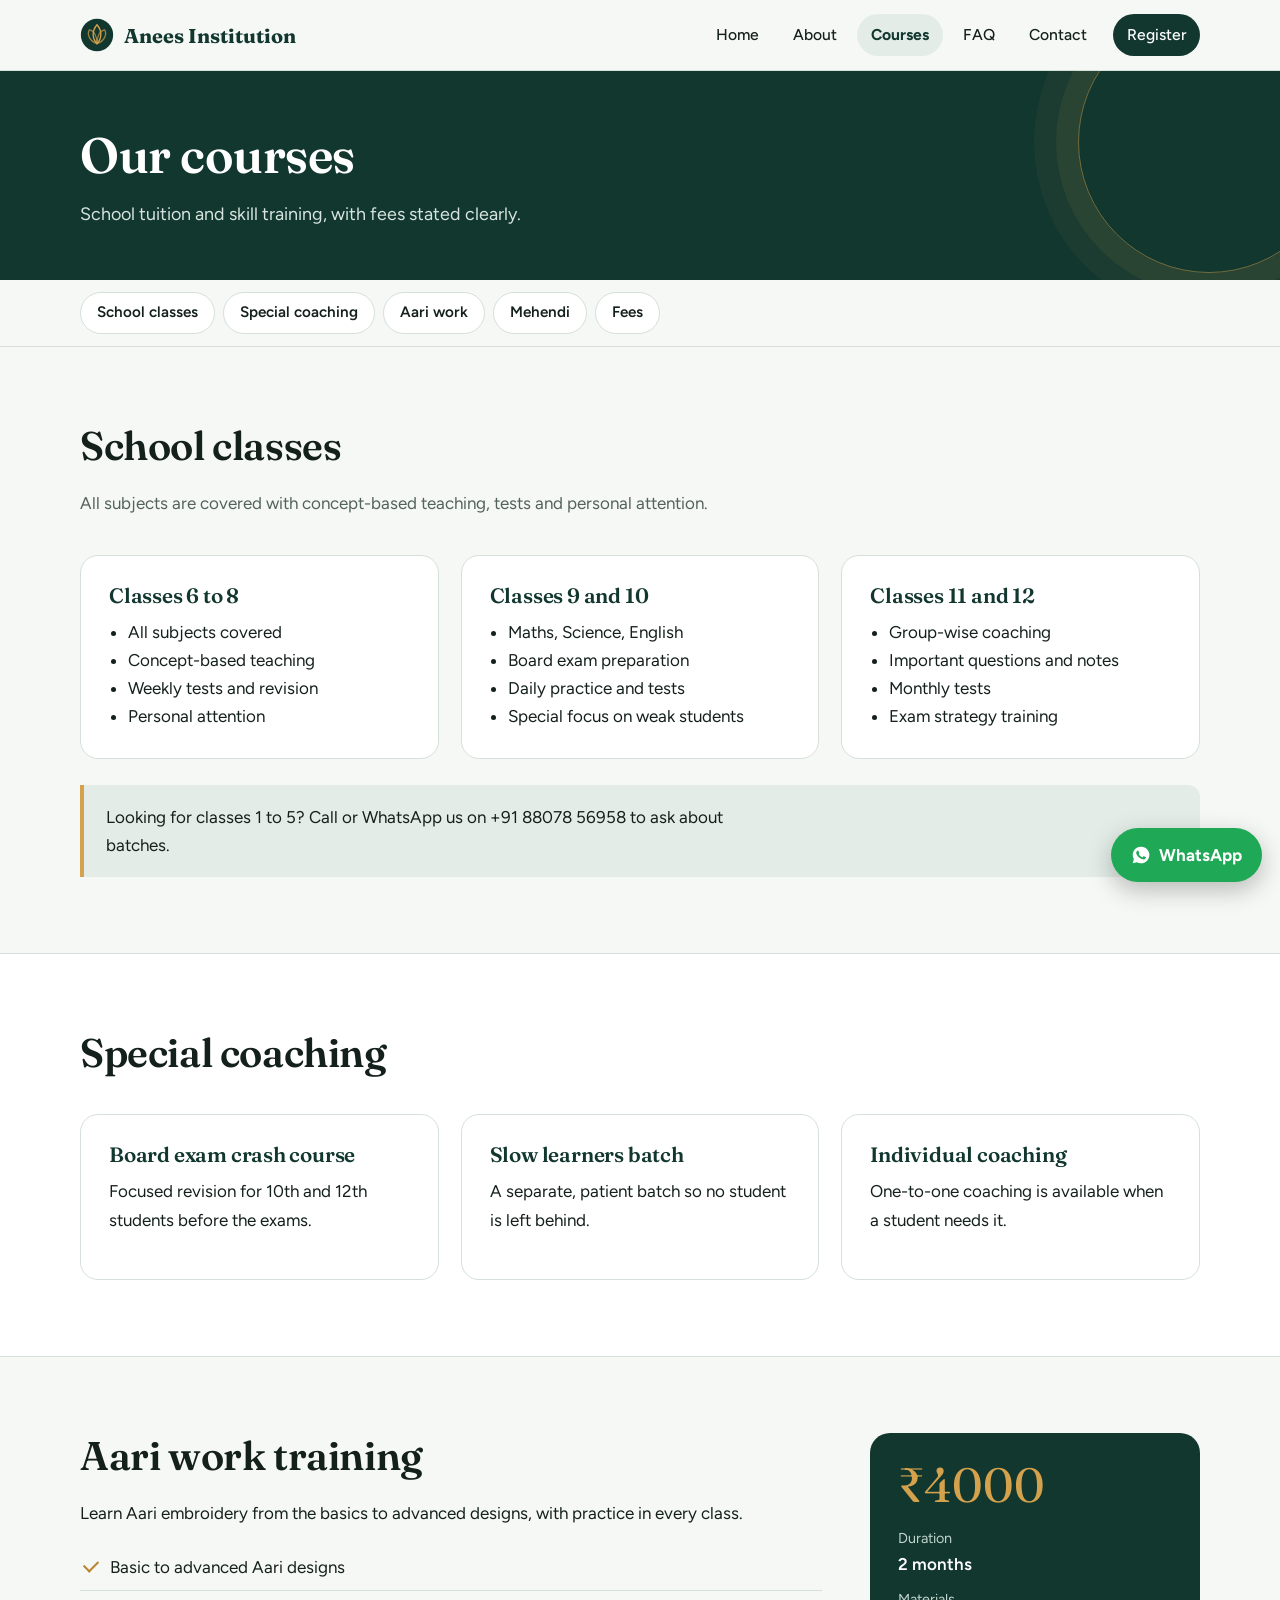
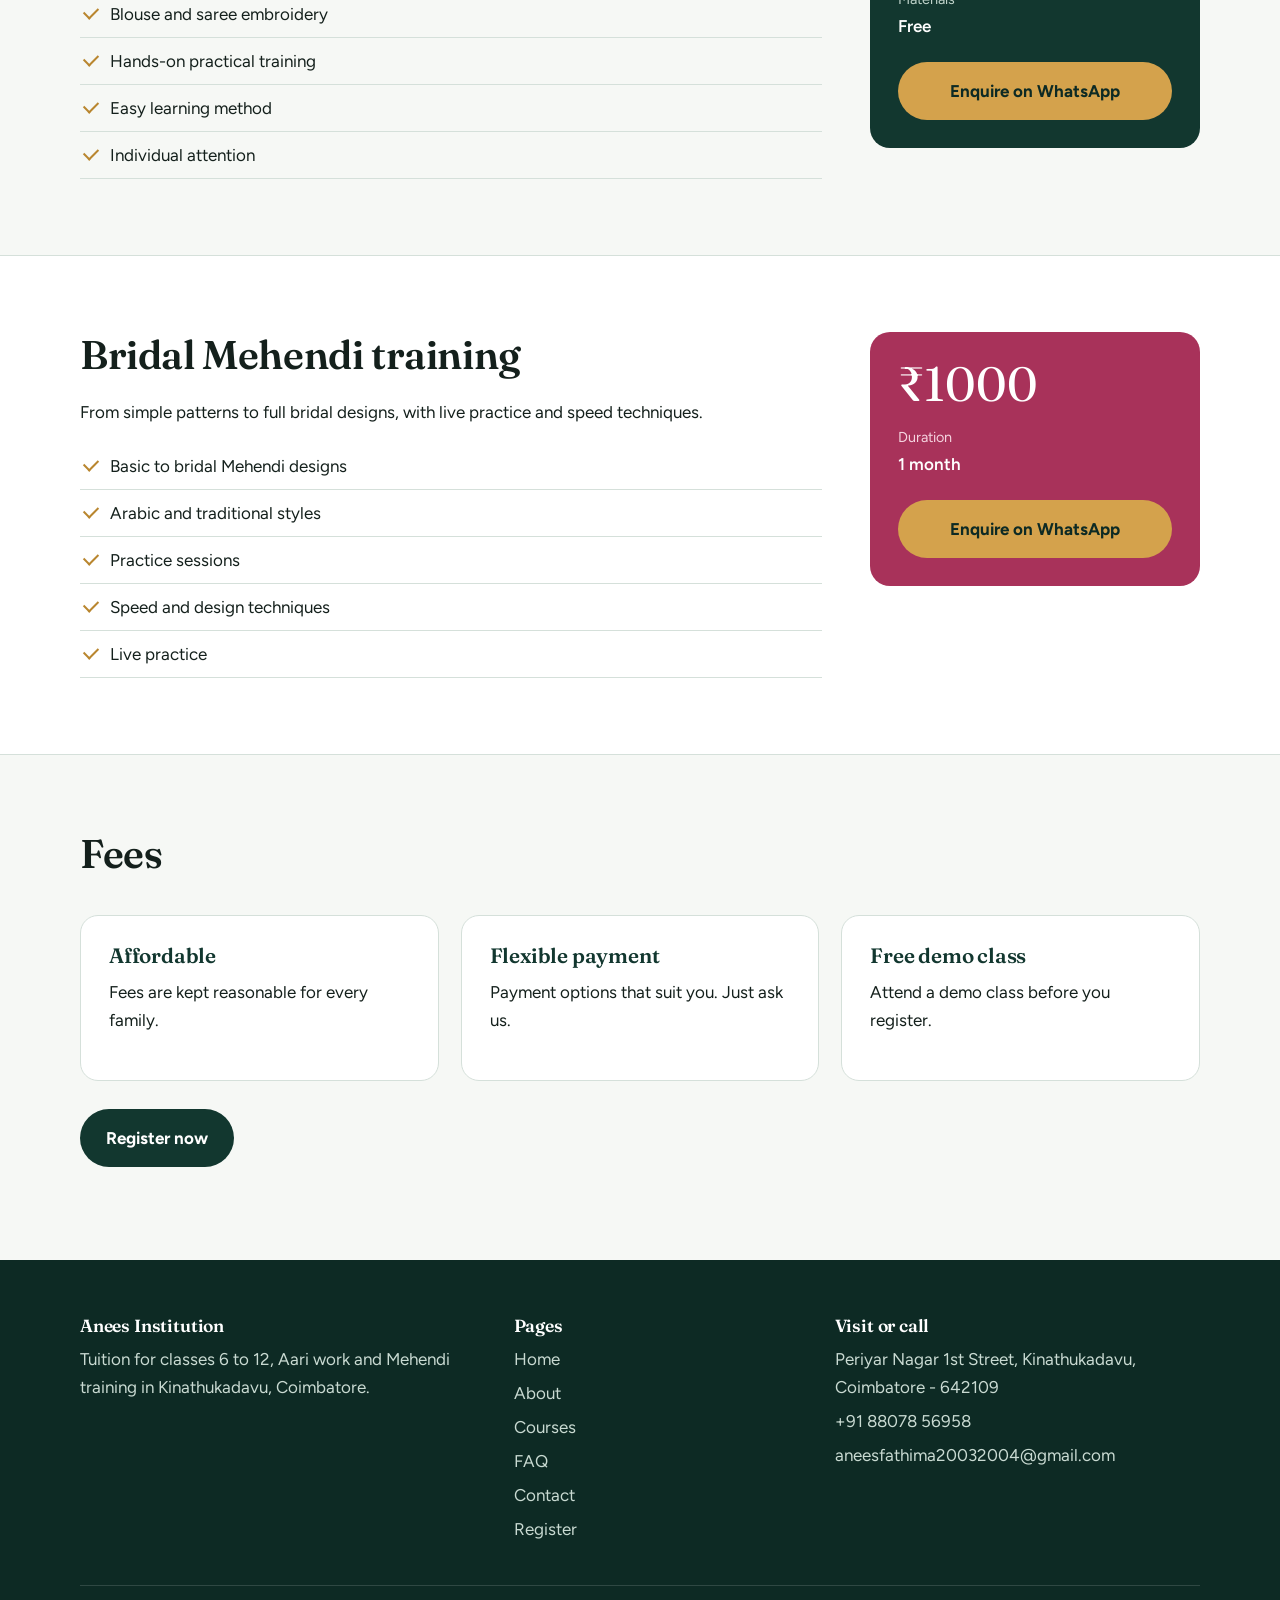
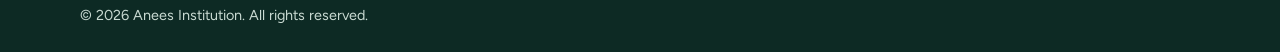
<file: services.html>
<!DOCTYPE html>
<html lang="en">
<head>
<meta charset="utf-8">
<meta name="viewport" content="width=device-width, initial-scale=1">
<meta name="google-site-verification" content="dAVDDjNUlX_9cyvoE0Rs2m3gtKHo1G7jdCm_Z7FP99c">
<title>Courses &amp; Fees | Tuition, Aari Work, Mehendi in Kinathukadavu</title>
<meta name="description" content="Class 6 to 12 tuition, 10th and 12th tutorial, Aari work training (Rs.4000, 2 months) and bridal Mehendi training (Rs.1000, 1 month) in Kinathukadavu.">
<meta name="keywords" content="Tuition in Kinathukadavu, Anees Institution, Mehendi classes Kinathukadavu, Aari work training, 10th 12th tuition, tutorial center, embroidery classes, coaching center near me">
<meta name="author" content="Anees Institution">
<meta name="robots" content="index, follow">
<meta name="theme-color" content="#12372F">
<meta property="og:type" content="website">
<meta property="og:title" content="Courses &amp; Fees | Tuition, Aari Work, Mehendi in Kinathukadavu">
<meta property="og:description" content="Class 6 to 12 tuition, 10th and 12th tutorial, Aari work training (Rs.4000, 2 months) and bridal Mehendi training (Rs.1000, 1 month) in Kinathukadavu.">
<meta property="og:locale" content="en_IN">
<link rel="preconnect" href="https://fonts.googleapis.com">
<link rel="preconnect" href="https://fonts.gstatic.com" crossorigin>
<link href="https://fonts.googleapis.com/css2?family=Figtree:wght@400;500;600;700&family=Fraunces:opsz,wght@9..144,500;9..144,600;9..144,700&display=swap" rel="stylesheet">
<link rel="stylesheet" href="assets/style.css">

</head>
<body>
<a class="skip" href="#main">Skip to content</a>
<header class="site-header"><div class="wrap bar">
<a class="brand" href="index.html"><svg viewBox="0 0 40 40" aria-hidden="true"><circle cx="20" cy="20" r="19" fill="#12372F"/><g fill="none" stroke="#D4A24C" stroke-width="1.6" stroke-linecap="round"><path d="M20 30C14 24 14 15 20 8C26 15 26 24 20 30Z"/><path d="M20 30C11 27 8 19 11 14C17 15 20 22 20 30Z" opacity=".7"/><path d="M20 30C29 27 32 19 29 14C23 15 20 22 20 30Z" opacity=".7"/></g></svg><span>Anees Institution</span></a>
<button class="menu-btn" aria-expanded="false" aria-controls="nav">Menu</button>
<nav class="nav" id="nav" aria-label="Main">
<a href="index.html">Home</a><a href="about.html">About</a><a href="services.html" aria-current="page">Courses</a><a href="faq.html">FAQ</a><a href="contactus.html">Contact</a>
<a class="nav-cta" href="register.html">Register</a>
</nav></div></header>
<main id="main">

<div class="page-hero"><div class="wrap"><h1>Our courses</h1><p>School tuition and skill training, with fees stated clearly.</p></div></div>
<div class="chips"><div class="wrap">
<a href="#school">School classes</a><a href="#special">Special coaching</a><a href="#aari">Aari work</a><a href="#mehendi">Mehendi</a><a href="#fees">Fees</a>
</div></div>

<section id="school">
<div class="wrap">
<div class="head"><h2>School classes</h2><p>All subjects are covered with concept-based teaching, tests and personal attention.</p></div>
<div class="levels">
<div class="level"><h3>Classes 6 to 8</h3><ul><li>All subjects covered</li><li>Concept-based teaching</li><li>Weekly tests and revision</li><li>Personal attention</li></ul></div>
<div class="level"><h3>Classes 9 and 10</h3><ul><li>Maths, Science, English</li><li>Board exam preparation</li><li>Daily practice and tests</li><li>Special focus on weak students</li></ul></div>
<div class="level"><h3>Classes 11 and 12</h3><ul><li>Group-wise coaching</li><li>Important questions and notes</li><li>Monthly tests</li><li>Exam strategy training</li></ul></div>
</div>
<div class="note"><p>Looking for classes 1 to 5? Call or WhatsApp us on +91 88078 56958 to ask about batches.</p></div>
</div>
</section>

<section id="special" class="alt">
<div class="wrap">
<div class="head"><h2>Special coaching</h2></div>
<div class="levels">
<div class="level"><h3>Board exam crash course</h3><p>Focused revision for 10th and 12th students before the exams.</p></div>
<div class="level"><h3>Slow learners batch</h3><p>A separate, patient batch so no student is left behind.</p></div>
<div class="level"><h3>Individual coaching</h3><p>One-to-one coaching is available when a student needs it.</p></div>
</div>
</div>
</section>

<section id="aari">
<div class="wrap course">
<div>
<h2>Aari work training</h2>
<p>Learn Aari embroidery from the basics to advanced designs, with practice in every class.</p>
<ul class="ticks"><li>Basic to advanced Aari designs</li><li>Blouse and saree embroidery</li><li>Hands-on practical training</li><li>Easy learning method</li><li>Individual attention</li></ul>
</div>
<aside class="price"><div class="amt">&#8377;4000</div>
<dl><dt>Duration</dt><dd>2 months</dd><dt>Materials</dt><dd>Free</dd></dl>
<a class="btn btn-gold" href="https://wa.me/918807856958?text=Hello%2C%20I%20want%20to%20join%20Aari%20work%20training." target="_blank" rel="noopener">Enquire on WhatsApp</a></aside>
</div>
</section>

<section id="mehendi" class="alt">
<div class="wrap course">
<div>
<h2>Bridal Mehendi training</h2>
<p>From simple patterns to full bridal designs, with live practice and speed techniques.</p>
<ul class="ticks"><li>Basic to bridal Mehendi designs</li><li>Arabic and traditional styles</li><li>Practice sessions</li><li>Speed and design techniques</li><li>Live practice</li></ul>
</div>
<aside class="price berry"><div class="amt">&#8377;1000</div>
<dl><dt>Duration</dt><dd>1 month</dd></dl>
<a class="btn btn-gold" href="https://wa.me/918807856958?text=Hello%2C%20I%20want%20to%20join%20Mehendi%20training." target="_blank" rel="noopener">Enquire on WhatsApp</a></aside>
</div>
</section>

<section id="fees">
<div class="wrap">
<div class="head"><h2>Fees</h2></div>
<div class="levels">
<div class="level"><h3>Affordable</h3><p>Fees are kept reasonable for every family.</p></div>
<div class="level"><h3>Flexible payment</h3><p>Payment options that suit you. Just ask us.</p></div>
<div class="level"><h3>Free demo class</h3><p>Attend a demo class before you register.</p></div>
</div>
<p style="margin-top:28px"><a class="btn btn-dark" href="register.html">Register now</a></p>
</div>
</section>
</main>
<footer class="site-footer"><div class="wrap">
<div class="foot">
<div><h3>Anees Institution</h3><p>Tuition for classes 6 to 12, Aari work and Mehendi training in Kinathukadavu, Coimbatore.</p></div>
<div><h3>Pages</h3><ul>
<li><a href="index.html">Home</a></li><li><a href="about.html">About</a></li><li><a href="services.html">Courses</a></li><li><a href="faq.html">FAQ</a></li><li><a href="contactus.html">Contact</a></li><li><a href="register.html">Register</a></li></ul></div>
<div><h3>Visit or call</h3><ul>
<li>Periyar Nagar 1st Street, Kinathukadavu, Coimbatore - 642109</li>
<li><a href="tel:+918807856958">+91 88078 56958</a></li>
<li><a href="mailto:aneesfathima20032004@gmail.com">aneesfathima20032004@gmail.com</a></li></ul></div>
</div>
<div class="copy">&copy; <span data-year>2026</span> Anees Institution. All rights reserved.</div>
</div></footer>
<a class="wa-float" href="https://wa.me/918807856958?text=Hello%2C%20I%20want%20to%20know%20about%20the%20courses." target="_blank" rel="noopener" aria-label="Chat on WhatsApp">
<svg width="20" height="20" viewBox="0 0 24 24" fill="currentColor" aria-hidden="true"><path d="M12 2a10 10 0 0 0-8.6 15L2 22l5.1-1.3A10 10 0 1 0 12 2Zm5.2 14.1c-.2.6-1.3 1.2-1.8 1.2-.5.1-1 .2-3.3-.7-2.8-1.2-4.6-4-4.7-4.2-.1-.2-1.1-1.5-1.1-2.8s.7-2 1-2.3c.2-.3.5-.3.7-.3h.5c.2 0 .4 0 .6.5l.8 1.9c.1.2.1.4 0 .5l-.4.6c-.1.2-.3.3-.1.6.2.3.8 1.300 1.700 2.100 1.200 1 2.100 1.400 2.400 1.500.3.1.5.1.6-.1l.9-1.100c.2-.3.4-.2.6-.1l1.800.9c.3.1.4.2.5.3.1.2.1.8-.1 1.400Z"/></svg>WhatsApp</a>
<script src="assets/main.js"></script>
</body>
</html>
</file>
<file: assets/style.css>
:root{
  --henna:#12372F; --henna-2:#0D2A24; --zari:#D4A24C; --zari-2:#B9862F;
  --paper:#F6F8F5; --mist:#E3ECE7; --ink:#14201C; --muted:#52625C;
  --berry:#A8325A; --white:#fff; --line:#D5E0DA;
  --serif:'Fraunces',Georgia,serif; --sans:'Figtree',system-ui,-apple-system,'Segoe UI',Arial,sans-serif;
}
*{box-sizing:border-box}
html{scroll-behavior:smooth}
body{margin:0;font-family:var(--sans);font-size:17px;line-height:1.65;color:var(--ink);background:var(--paper)}
img,svg{max-width:100%}
a{color:inherit}
h1,h2,h3{font-family:var(--serif);font-weight:600;line-height:1.15;margin:0 0 .5em;letter-spacing:-.01em}
h1{font-size:clamp(2.3rem,5.4vw,3.9rem)}
h2{font-size:clamp(1.7rem,3.4vw,2.5rem)}
h3{font-size:1.3rem}
p{margin:0 0 1em;max-width:62ch}
.wrap{width:min(1120px,92%);margin-inline:auto}
:focus-visible{outline:3px solid var(--zari);outline-offset:3px;border-radius:4px}
.skip{position:absolute;left:-999px;top:8px;background:var(--zari);color:var(--ink);padding:8px 14px;z-index:100;border-radius:6px}
.skip:focus{left:8px}

/* header */
.site-header{position:sticky;top:0;z-index:50;background:rgba(246,248,245,.94);backdrop-filter:blur(8px);border-bottom:1px solid var(--line)}
.bar{display:flex;align-items:center;justify-content:space-between;gap:16px;min-height:70px}
.brand{display:flex;align-items:center;gap:10px;text-decoration:none;font-family:var(--serif);font-weight:700;font-size:1.25rem;color:var(--henna)}
.brand svg{width:34px;height:34px;flex:none}
.nav{display:flex;align-items:center;gap:6px}
.nav a{text-decoration:none;padding:8px 14px;border-radius:999px;font-weight:500;font-size:.98rem;color:var(--ink)}
.nav a:hover{background:var(--mist)}
.nav a[aria-current="page"]{background:var(--mist);color:var(--henna);font-weight:700}
.nav a.nav-cta{background:var(--henna);color:var(--white);margin-left:6px}
.nav a.nav-cta:hover{background:var(--henna-2)}
.menu-btn{display:none;background:none;border:1px solid var(--line);border-radius:10px;padding:9px 12px;font:inherit;font-weight:600;color:var(--henna);cursor:pointer}

/* buttons */
.btn{display:inline-flex;align-items:center;gap:8px;padding:13px 24px;border-radius:999px;font:inherit;font-weight:700;text-decoration:none;border:2px solid transparent;cursor:pointer;transition:background .2s,color .2s,border-color .2s}
.btn-gold{background:var(--zari);color:var(--henna-2)}
.btn-gold:hover{background:#e2b565}
.btn-line{border-color:rgba(255,255,255,.45);color:var(--white)}
.btn-line:hover{background:rgba(255,255,255,.12)}
.btn-dark{background:var(--henna);color:var(--white)}
.btn-dark:hover{background:var(--henna-2)}
.btn-wa{background:#1FA855;color:#fff}
.btn-wa:hover{background:#188745}

/* hero */
.hero{background:var(--henna);color:var(--white);position:relative;overflow:hidden}
.hero-grid{display:grid;grid-template-columns:1.1fr .9fr;align-items:center;gap:30px;padding:72px 0 56px}
.hero h1{color:var(--white)}
.hero p.lead{font-size:1.2rem;color:#D7E5DE;margin-bottom:1.6em}
.hero-actions{display:flex;flex-wrap:wrap;gap:12px}
.mandala{width:100%;max-width:440px;justify-self:center;opacity:.95}
.mandala .st{fill:none;stroke:var(--zari);stroke-width:1.4;stroke-linecap:round}
.mandala .draw{stroke-dasharray:1;stroke-dashoffset:1;animation:draw 2.8s ease-out .2s forwards}
@keyframes draw{to{stroke-dashoffset:0}}
.facts{border-top:1px solid rgba(255,255,255,.18);display:grid;grid-template-columns:repeat(3,1fr)}
.facts div{padding:22px 24px 26px 0}
.facts div+div{padding-left:24px;border-left:1px solid rgba(255,255,255,.18)}
.facts dt{font-family:var(--serif);font-size:1.25rem;color:var(--zari);margin-bottom:2px}
.facts dd{margin:0;color:#D7E5DE;font-size:.98rem}

/* page hero (inner pages) */
.page-hero{background:var(--henna);color:var(--white);padding:56px 0 52px;position:relative;overflow:hidden}
.page-hero h1{color:var(--white);font-size:clamp(2rem,4.4vw,3.1rem);margin-bottom:.3em}
.page-hero p{color:#D7E5DE;font-size:1.12rem;margin:0}
.page-hero::after{content:"";position:absolute;right:-60px;top:-60px;width:260px;height:260px;border:1.4px solid rgba(212,162,76,.5);border-radius:50%;box-shadow:0 0 0 22px rgba(212,162,76,.07),0 0 0 44px rgba(212,162,76,.05)}

/* sections */
section{padding:76px 0}
.alt{background:var(--white);border-block:1px solid var(--line)}
.head{max-width:680px;margin-bottom:38px}
.head p{color:var(--muted)}

/* two tracks */
.tracks{display:grid;grid-template-columns:7fr 5fr;gap:22px}
.track{border-radius:22px;padding:36px}
.track.school{background:var(--mist)}
.track.craft{background:var(--henna);color:var(--white)}
.track.craft h3,.track.craft li::marker{color:var(--zari)}
.track h3{font-size:1.7rem}
.track ul{padding-left:1.1em;margin:0 0 1.2em}
.track li{margin-bottom:.4em}
.track a.more{font-weight:700;text-decoration:none;border-bottom:2px solid var(--zari)}

/* course list rows */
.rows{border-top:1px solid var(--line)}
.row{display:grid;grid-template-columns:1.2fr 1.4fr 1fr auto;gap:18px;align-items:center;padding:20px 4px;border-bottom:1px solid var(--line)}
.row h3{margin:0;font-size:1.25rem}
.row .who{color:var(--muted)}
.row .tag{font-weight:700;color:var(--henna)}
.row a{font-weight:700;color:var(--henna);text-decoration:none;border-bottom:2px solid var(--zari)}

/* why */
.why{display:grid;grid-template-columns:repeat(2,1fr);gap:0 56px}
.why div{padding:22px 0;border-top:2px solid var(--henna)}
.why h3{margin-bottom:.25em}
.why p{margin:0;color:var(--muted)}

/* steps (real sequence) */
.steps{display:grid;grid-template-columns:repeat(3,1fr);gap:26px;counter-reset:s;list-style:none;padding:0;margin:0}
.steps li{counter-increment:s;position:relative;padding-top:58px}
.steps li::before{content:counter(s);position:absolute;top:0;left:0;width:44px;height:44px;border-radius:50%;background:var(--zari);color:var(--henna-2);font-family:var(--serif);font-weight:700;font-size:1.25rem;display:grid;place-items:center}
.steps li::after{content:"";position:absolute;top:22px;left:56px;right:-14px;border-top:2px dashed var(--line)}
.steps li:last-child::after{display:none}
.steps h3{margin-bottom:.2em}
.steps p{color:var(--muted);margin:0}

/* cta */
.cta{background:var(--henna);color:var(--white);text-align:center;border-radius:26px;padding:56px 24px}
.cta h2{color:var(--white)}
.cta p{margin:0 auto 1.6em;color:#D7E5DE}
.cta .hero-actions{justify-content:center}

/* courses page */
.chips{position:sticky;top:70px;z-index:40;background:var(--paper);border-bottom:1px solid var(--line);padding:12px 0}
.chips .wrap{display:flex;gap:8px;overflow-x:auto}
.chips a{white-space:nowrap;text-decoration:none;padding:7px 16px;border:1px solid var(--line);border-radius:999px;font-weight:600;font-size:.95rem;background:var(--white)}
.chips a:hover{background:var(--mist)}
.course{display:grid;grid-template-columns:1fr 330px;gap:48px;align-items:start}
.course ul.ticks{list-style:none;padding:0;margin:0}
.course ul.ticks li{padding:9px 0 9px 30px;position:relative;border-bottom:1px solid var(--line)}
.course ul.ticks li::before{content:"";position:absolute;left:4px;top:16px;width:12px;height:7px;border-left:2.5px solid var(--zari-2);border-bottom:2.5px solid var(--zari-2);transform:rotate(-45deg)}
.price{background:var(--henna);color:var(--white);border-radius:20px;padding:28px;position:sticky;top:140px}
.price.berry{background:var(--berry)}
.price .amt{font-family:var(--serif);font-size:3rem;line-height:1;color:var(--zari)}
.price.berry .amt{color:#fff}
.price dl{margin:18px 0 22px}
.price dt{font-size:.9rem;color:#BFD3CA}
.price.berry dt{color:#F5D3DF}
.price dd{margin:0 0 10px;font-weight:600}
.price .btn{width:100%;justify-content:center}
.levels{display:grid;grid-template-columns:repeat(3,1fr);gap:22px}
.level{background:var(--white);border:1px solid var(--line);border-radius:18px;padding:28px}
.level h3{color:var(--henna)}
.level ul{padding-left:1.1em;margin:0}
.note{background:var(--mist);border-left:4px solid var(--zari);padding:18px 22px;border-radius:0 12px 12px 0;margin-top:26px}
.note p{margin:0}

/* about */
.split{display:grid;grid-template-columns:1fr 1fr;gap:56px;align-items:start}
.pull{font-family:var(--serif);font-size:1.7rem;line-height:1.35;color:var(--henna);border-left:4px solid var(--zari);padding-left:22px}
.values{display:grid;grid-template-columns:repeat(3,1fr);gap:28px}
.values div{border-top:2px solid var(--henna);padding-top:18px}
.values p{color:var(--muted);margin:0}

/* faq */
.faq{max-width:800px}
.faq details{border-bottom:1px solid var(--line);padding:4px 0}
.faq summary{cursor:pointer;list-style:none;font-weight:700;font-size:1.1rem;padding:18px 40px 18px 0;position:relative}
.faq summary::-webkit-details-marker{display:none}
.faq summary::after{content:"+";position:absolute;right:6px;top:50%;transform:translateY(-50%);font-size:1.6rem;color:var(--zari-2);transition:transform .25s}
.faq details[open] summary::after{transform:translateY(-50%) rotate(45deg)}
.faq details p{color:var(--muted);padding-bottom:16px;margin:0}

/* forms */
.form-grid{display:grid;grid-template-columns:1.1fr .9fr;gap:40px;align-items:start}
.card{background:var(--white);border:1px solid var(--line);border-radius:20px;padding:32px}
label{display:block;font-weight:600;margin:0 0 6px;font-size:.96rem}
input,select,textarea{width:100%;font:inherit;padding:13px 14px;border:1.5px solid #BDCDC5;border-radius:12px;background:var(--paper);color:var(--ink);margin-bottom:18px}
input:focus,select:focus,textarea:focus{outline:none;border-color:var(--henna);box-shadow:0 0 0 3px rgba(212,162,76,.45)}
.err{color:#B3261E;font-size:.92rem;margin:-10px 0 14px;display:none}
.hint{font-size:.9rem;color:var(--muted);margin:12px 0 0}
.info-list{list-style:none;margin:0;padding:0}
.info-list li{padding:16px 0;border-bottom:1px solid var(--line)}
.info-list b{display:block;font-family:var(--serif);font-size:1.05rem;color:var(--henna)}
.info-list a{color:var(--henna);font-weight:600}
.map{border:0;width:100%;height:420px;border-radius:20px;display:block}

/* footer */
.site-footer{background:var(--henna-2);color:#C9DAD2;padding:56px 0 24px;margin-top:0}
.foot{display:grid;grid-template-columns:1.4fr 1fr 1.3fr;gap:40px}
.site-footer h3{color:var(--white);font-size:1.1rem}
.site-footer a{text-decoration:none}
.site-footer a:hover{color:var(--zari)}
.site-footer ul{list-style:none;padding:0;margin:0}
.site-footer li{margin-bottom:6px}
.copy{border-top:1px solid rgba(255,255,255,.14);margin-top:36px;padding-top:18px;font-size:.9rem}

/* floating whatsapp */
.wa-float{position:fixed;right:18px;bottom:18px;z-index:60;background:#1FA855;color:#fff;border-radius:999px;padding:13px 20px;font-weight:700;text-decoration:none;box-shadow:0 8px 24px rgba(0,0,0,.25);display:flex;align-items:center;gap:8px}
.wa-float:hover{background:#188745}

/* responsive */
@media(max-width:900px){
  .hero-grid,.tracks,.course,.split,.form-grid{grid-template-columns:1fr}
  .mandala{max-width:300px;order:-1}
  .hero-grid{padding-top:40px}
  .row{grid-template-columns:1fr;gap:4px}
  .levels,.values,.steps,.foot{grid-template-columns:1fr}
  .steps li::after{display:none}
  .price{position:static}
  .why{grid-template-columns:1fr}
  .facts{grid-template-columns:1fr}
  .facts div+div{padding-left:0;border-left:0;border-top:1px solid rgba(255,255,255,.18)}
  .menu-btn{display:block}
  .nav{display:none;position:absolute;left:0;right:0;top:70px;background:var(--paper);flex-direction:column;align-items:stretch;padding:12px 4%;border-bottom:1px solid var(--line);gap:2px}
  .nav.open{display:flex}
  .nav a{padding:12px 14px}
  .nav a.nav-cta{margin:6px 0 0;text-align:center}
  .chips{top:70px}
  section{padding:56px 0}
}
@media(prefers-reduced-motion:reduce){
  *{animation:none!important;transition:none!important;scroll-behavior:auto!important}
  .mandala .draw{stroke-dashoffset:0}
}
</file>
